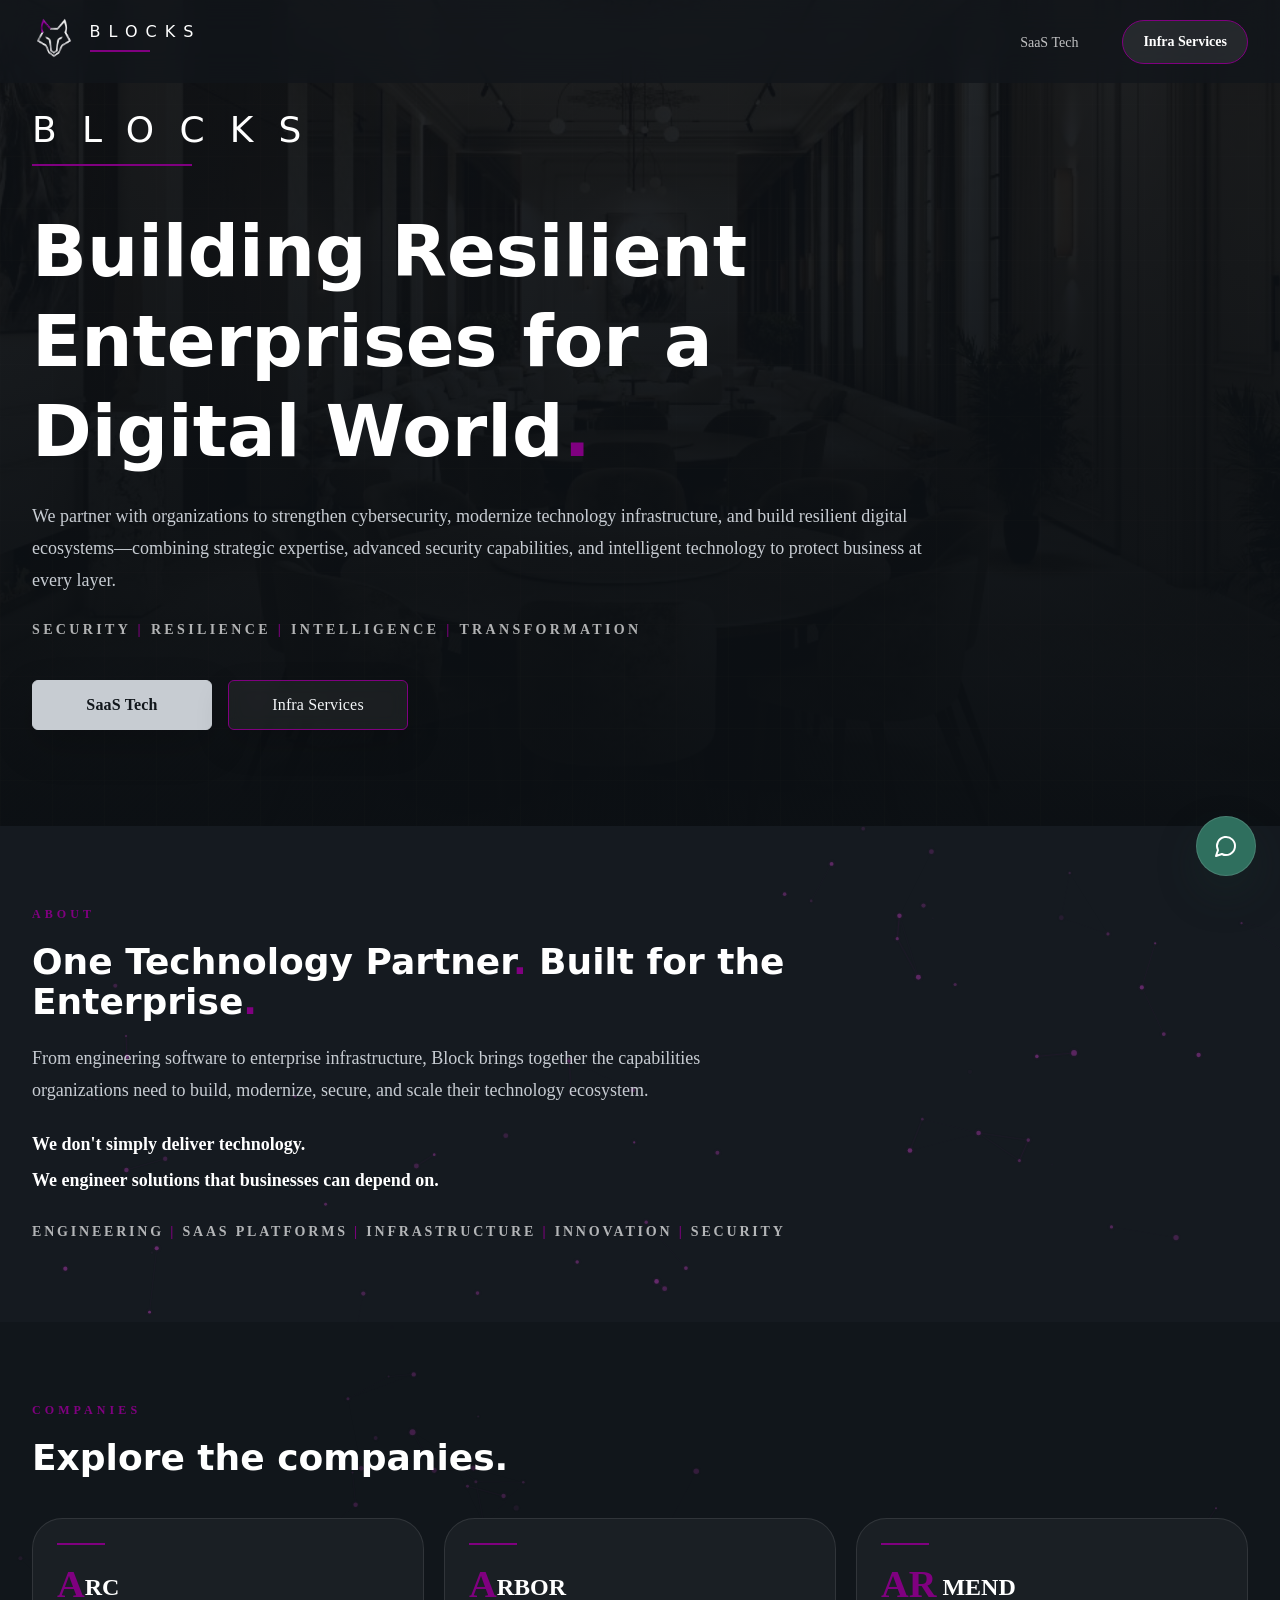
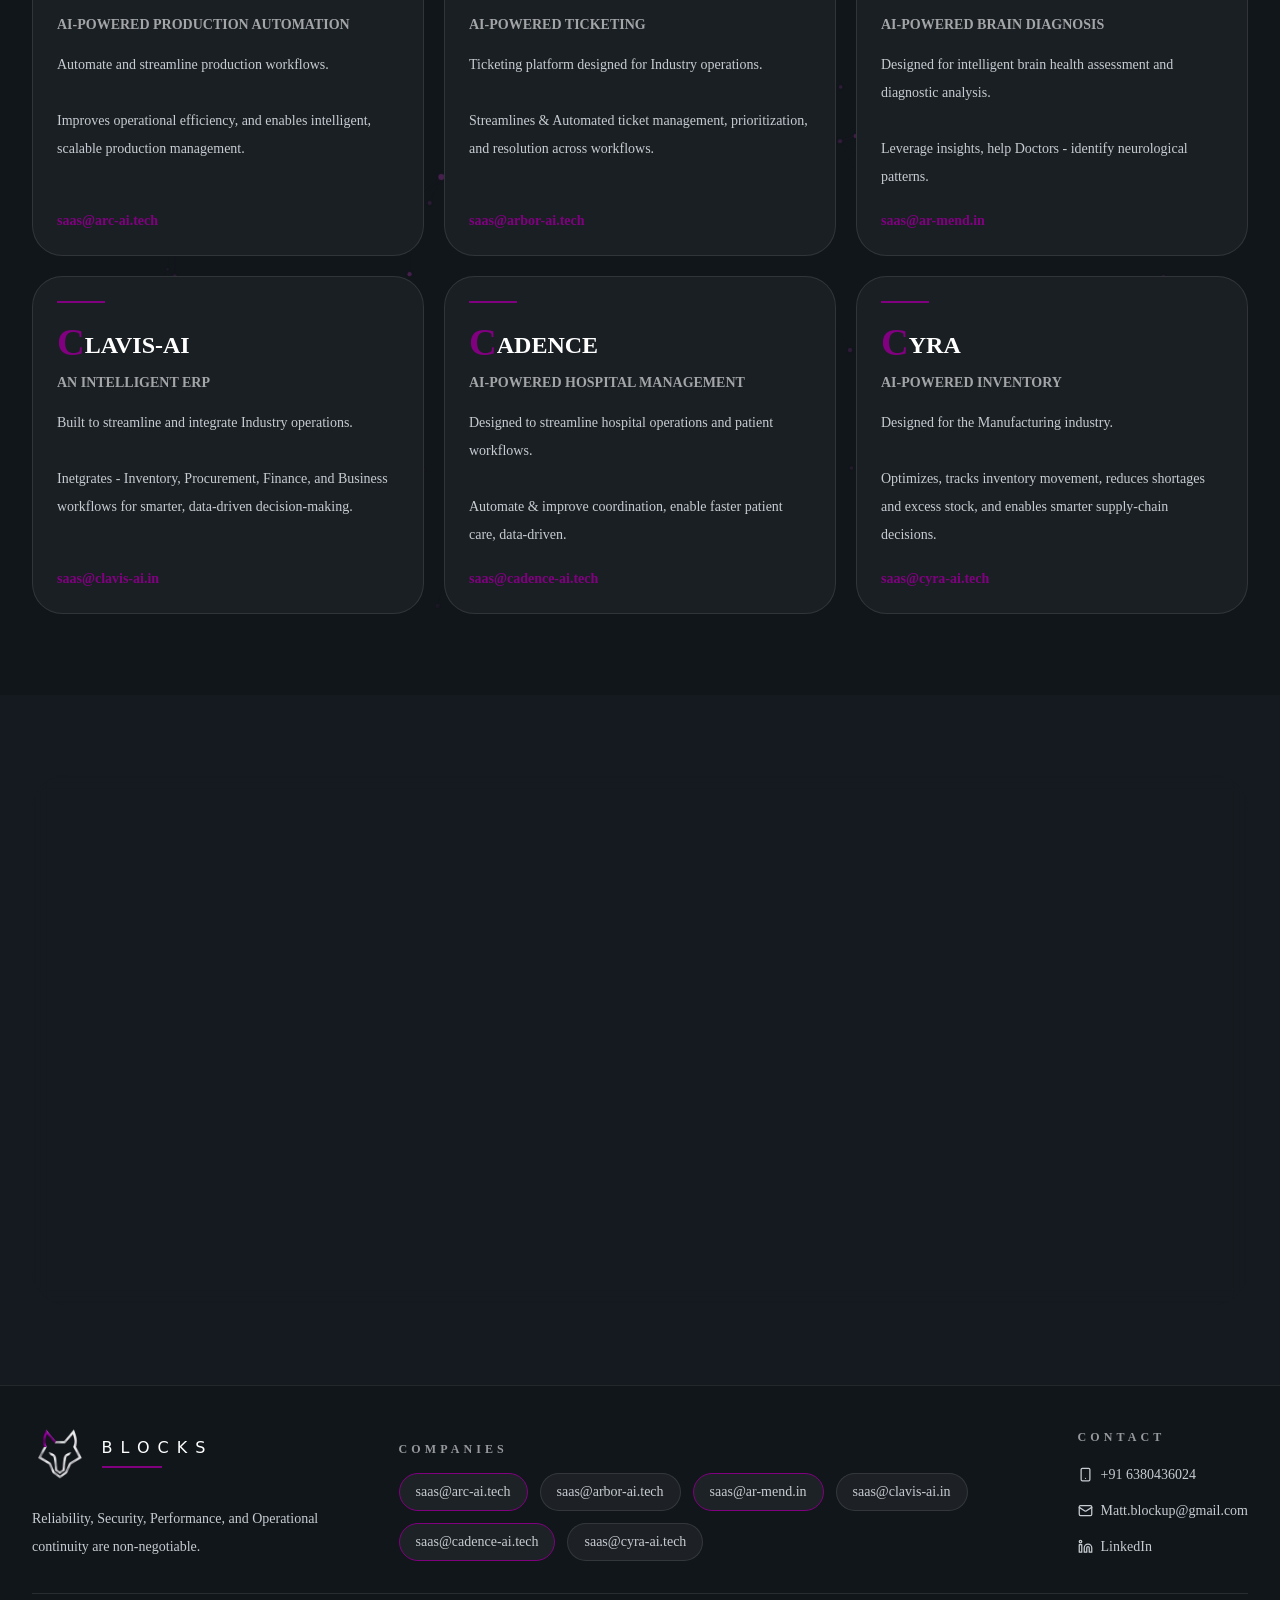
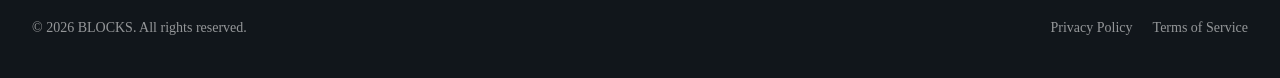
<file: index.html>
<!DOCTYPE html>
<html lang="en" class="__variable_8b3a0b">
    <head>
        <meta charSet="utf-8"/>
        <meta name="viewport" content="width=device-width, initial-scale=1"/>
<link rel="icon" type="image/png" href="images/brand/favicon-transparent.png"/>
        <link rel ="stylesheet" href="style.css">
        <title>BLOCKS</title>
    </head>
    <body class="min-w-0">
        <div class="site-loader" role="status" aria-label="Loading BLOCKS">
            <div class="site-loader-mark">
                <span class="site-loader-ring" aria-hidden="true"></span>
                <img src="images/brand/blocks-wolf-logo.png" alt="" width="82" height="82" aria-hidden="true">
            </div>
            <span class="site-loader-name">BLOCKS</span>
            <span class="site-loader-line" aria-hidden="true"></span>
        </div>
        <!-- Site header and primary navigation -->
        <header class="site-header fixed inset-x-0 top-0 z-50 transition duration-300 bg-[#11161B]/82 backdrop-blur-lg">
            <nav class="mx-auto flex max-w-7xl items-center justify-between gap-6 px-4 py-4 sm:px-6 lg:px-8">
                <a href="/" class="shrink-0" aria-label="BLOCKS home">
                    <span class="brand-lockup">
                        <img src="images/brand/blocks-wolf-logo.png" alt="" width="48" height="48" class="brand-logo brand-logo-header" aria-hidden="true"/>
                        <span class="brand-name font-heading font-light uppercase leading-none text-sm sm:text-base tracking-[0.5em] text-white">BLOCKS</span>
                    </span>
                </a>
                <div class="hidden min-w-0 flex-1 items-center justify-end gap-8 xl:flex">
                    <ul class="flex items-center gap-2">
                        <li>
                            <a href="#companies" class="px-3 py-2 text-sm font-medium text-white/74 transition-colors hover:text-white">SaaS Tech</a>
                        </li>
                    </ul>
                    <a href="infra-services.html" class="infra-outline inline-flex min-h-11 items-center justify-center rounded-full border border-white/12 bg-white/8 px-5 py-2.5 text-sm font-semibold text-white transition hover:border-white/24 hover:bg-white/14">Infra Services</a>
                </div>
                <button id="mobile-menu-button" type="button" class="inline-flex items-center justify-center rounded-lg border border-white/10 bg-white/6 p-2 text-white transition hover:bg-white/12 xl:hidden" aria-expanded="false" aria-controls="mobile-menu" aria-label="Open menu">
                    <svg xmlns="http://www.w3.org/2000/svg" width="24" height="24" viewBox="0 0 24 24" fill="none" stroke="currentColor" stroke-width="2" stroke-linecap="round" stroke-linejoin="round" class="lucide lucide-menu h-6 w-6">
                        <line x1="4" x2="20" y1="12" y2="12"></line>
                        <line x1="4" x2="20" y1="6" y2="6"></line>
                        <line x1="4" x2="20" y1="18" y2="18"></line>
                    </svg>
                </button>
            </nav>
        </header>
        <!-- Mobile navigation backdrop -->
        <div id="mobile-menu-overlay" class="mobile-menu-overlay fixed inset-0 z-[55] bg-black/55 xl:hidden" aria-hidden="true"></div>

        <!-- Mobile navigation drawer -->
        <aside id="mobile-menu" class="mobile-menu-panel fixed right-0 top-0 z-[60] h-full w-full max-w-sm overflow-y-auto bg-[#11161B] px-6 pb-8 pt-6 text-white shadow-2xl xl:hidden" aria-hidden="true" aria-label="Mobile navigation">
            <div class="flex items-center justify-between border-b border-white/10 pb-5">
                <a href="/" class="brand-lockup" aria-label="BLOCKS home">
                    <img src="images/brand/blocks-wolf-logo.png" alt="" width="44" height="44" class="brand-logo brand-logo-drawer" aria-hidden="true"/>
                    <span class="brand-name font-heading text-sm font-semibold uppercase tracking-[0.34em] text-white">BLOCKS</span>
                </a>
                <button id="mobile-menu-close" type="button" class="inline-flex items-center justify-center rounded-lg border border-white/10 p-2 text-white transition hover:bg-white/10" aria-label="Close menu">
                    <svg xmlns="http://www.w3.org/2000/svg" width="24" height="24" viewBox="0 0 24 24" fill="none" stroke="currentColor" stroke-width="2" stroke-linecap="round" aria-hidden="true">
                        <path d="M18 6 6 18"></path>
                        <path d="m6 6 12 12"></path>
                    </svg>
                </button>
            </div>
            <div class="mt-8 rounded-2xl border border-white/10 bg-white/5 p-6">
                <p class="text-xs font-semibold uppercase tracking-[0.34em] text-white/60">Navigation</p>
                <nav class="mt-5 grid gap-3" aria-label="Mobile primary navigation">
                    <a href="/" class="rounded-2xl border border-white/10 px-5 py-4 text-base font-semibold text-white transition hover:border-white/18 hover:bg-white/10">Home</a>
                    <a href="#companies" class="rounded-2xl border border-white/10 px-5 py-4 text-base font-semibold text-white transition hover:border-white/18 hover:bg-white/10">SaaS Tech</a>
                    <a href="infra-services.html" class="infra-outline rounded-2xl border border-white/10 px-5 py-4 text-base font-semibold text-white transition hover:border-white/18 hover:bg-white/10">Infra Services</a>
                </nav>
            </div>
            <div class="mt-6 rounded-2xl border border-white/10 bg-white/5 p-6">
                <p class="text-xs font-semibold uppercase tracking-[0.34em] text-white/60">SaaS Companies</p>
                <div class="mt-5 grid gap-3">
                    <a href="#companies" class="rounded-2xl border border-white/10 px-5 py-4 font-semibold text-white transition hover:border-white/18 hover:bg-white/10">ARC</a>
                    <a href="#companies" class="rounded-2xl border border-white/10 px-5 py-4 font-semibold text-white transition hover:border-white/18 hover:bg-white/10">ARBOR</a>
                    <a href="#companies" class="rounded-2xl border border-white/10 px-5 py-4 font-semibold text-white transition hover:border-white/18 hover:bg-white/10">AR Mend</a>
                    <a href="#companies" class="rounded-2xl border border-white/10 px-5 py-4 font-semibold text-white transition hover:border-white/18 hover:bg-white/10">Clavis AI</a>
                    <a href="#companies" class="rounded-2xl border border-white/10 px-5 py-4 font-semibold text-white transition hover:border-white/18 hover:bg-white/10">Cadence</a>
                    <a href="#companies" class="rounded-2xl border border-white/10 px-5 py-4 font-semibold text-white transition hover:border-white/18 hover:bg-white/10">Cyra</a>
                </div>
            </div>
            <a href="infra-services.html" class="infra-outline mt-6 inline-flex min-h-12 w-full items-center justify-center rounded-full border border-white/12 bg-white/8 px-5 py-3 text-base font-semibold text-white transition hover:border-white/24 hover:bg-white/14">Infra Services</a>
        </aside>

        <!-- Main page content -->
        <main class="min-h-screen">
            <!-- Hero section -->
            <section class="site-hero relative overflow-hidden bg-[#11161B] pb-20 pt-24 sm:pb-24">
                <img alt="Premium architectural interior representing BLOCKS" fetchPriority="high" decoding="async" data-nimg="fill" class="hero-background object-cover opacity-28" style="position:absolute;height:100%;width:100%;left:0;top:0;right:0;bottom:0;color:transparent" src="/images/hero/hero-01.jpg"/>
                <div class="absolute inset-0 bg-[linear-gradient(180deg,rgba(11,15,19,0.62),rgba(11,15,19,0.84)_55%,rgba(11,15,19,0.98))]"></div>
                <div class="absolute inset-0 opacity-[0.08]" style="background-image:linear-gradient(rgba(255,255,255,0.1) 1px, transparent 1px), linear-gradient(90deg, rgba(255,255,255,0.1) 1px, transparent 1px);background-size:52px 52px" aria-hidden="true"></div>
                <div class="mx-auto max-w-7xl px-4 sm:px-6 lg:px-8 relative z-10">
                    <div class="max-w-5xl">
                        <div class="flex flex-col gap-5">
                            <div>
                                <div class="font-heading font-light uppercase leading-none text-3xl sm:text-4xl lg:text-5xl tracking-[0.7em] text-white">BLOCKS</div>
                                <div class="hero-brand-line accent-purple-bg mt-4 h-0.5" aria-hidden="true"></div>
                            </div>
                        </div>
                        <h1 class="font-heading mt-10 max-w-4xl text-4xl font-semibold leading-tight text-white sm:text-5xl lg:text-7xl">Building Resilient Enterprises for a Digital World<span class="accent-purple">.</span></h1>
                        <p class="mt-6 max-w-4xl text-base leading-8 text-[#E8E6E1] sm:text-lg">We partner with organizations to strengthen cybersecurity, modernize technology infrastructure, and build resilient digital ecosystems—combining strategic expertise, advanced security capabilities, and intelligent technology to protect business at every layer.</p>
                        <p class="mt-6 text-xs font-semibold uppercase tracking-[0.24em] text-white/68 sm:text-sm">Security <span class="accent-purple" aria-hidden="true">|</span> Resilience <span class="accent-purple" aria-hidden="true">|</span> Intelligence <span class="accent-purple" aria-hidden="true">|</span> Transformation</p>
                        <div class="mt-10 flex flex-col gap-4 sm:flex-row">
                            <a class="inline-flex min-h-11 cursor-pointer items-center justify-center gap-2 whitespace-normal text-center tracking-[0.01em] transition-[background-color,border-color,color,box-shadow,transform] duration-200 focus-visible:outline-none focus-visible:ring-2 focus-visible:ring-gold focus-visible:ring-offset-2 focus-visible:ring-offset-warm-white border border-[#D1BE98] bg-[#D1BE98] text-[#11161B] font-semibold shadow-[0_16px_40px_rgba(0,0,0,0.18)] hover:border-[#C3AE84] hover:bg-[#C3AE84] active:border-[#B59F74] active:bg-[#B59F74] rounded-md px-8 py-3 text-base min-w-[180px]" href="/#companies">SaaS Tech</a>
                            <a class="infra-outline inline-flex min-h-11 cursor-pointer items-center justify-center gap-2 whitespace-normal text-center tracking-[0.01em] transition-[background-color,border-color,color,box-shadow,transform] duration-200 focus-visible:outline-none focus-visible:ring-2 focus-visible:ring-gold focus-visible:ring-offset-2 focus-visible:ring-offset-warm-white border border-white/18 bg-white/6 text-warm-white shadow-[0_14px_34px_rgba(0,0,0,0.16)] backdrop-blur-sm hover:border-white/36 hover:bg-white/12 active:bg-white/16 rounded-md px-8 py-3 text-base min-w-[180px]" href="infra-services.html">Infra Services</a>
                        </div>
                    </div>
                </div>
            </section>

            <!-- About section -->
            <section class="constellation-section bg-[#151A20] py-16 md:py-20">
                <div class="constellation-bg" aria-hidden="true">
                    <canvas class="constellation-canvas" data-constellation="about"></canvas>
                </div>
                <div class="relative z-10 mx-auto max-w-7xl px-4 sm:px-6 lg:px-8">
                    <div class="max-w-3xl">
                        <p class="accent-purple text-xs font-semibold uppercase tracking-[0.34em]">About</p>
                        <h2 class="font-heading mt-5 text-3xl font-semibold text-white sm:text-4xl">One Technology Partner<span class="accent-purple">.</span> Built for the Enterprise<span class="accent-purple">.</span></h2>
                        <p class="mt-5 text-base leading-8 text-[#E8E6E1] sm:text-lg">From engineering software to enterprise infrastructure, Block brings together the capabilities organizations need to build, modernize, secure, and scale their technology ecosystem.</p>
                        <p class="mt-6 text-lg font-semibold text-white sm:text-xl">We don't simply deliver technology.</p>
                        <p class="mt-2 text-lg font-semibold text-white sm:text-xl">We engineer solutions that businesses can depend on.</p>
                        <p class="mt-7 text-xs font-semibold uppercase tracking-[0.2em] text-white/68 sm:text-sm">Engineering <span class="accent-purple" aria-hidden="true">|</span> SaaS Platforms <span class="accent-purple" aria-hidden="true">|</span> Infrastructure <span class="accent-purple" aria-hidden="true">|</span> Innovation <span class="accent-purple" aria-hidden="true">|</span> Security</p>
                    </div>
                </div>
            </section>

            <!-- Companies section -->
            <section id="companies" class="constellation-section bg-[#11161B] py-16 md:py-20">
                <div class="constellation-bg" aria-hidden="true">
                    <canvas class="constellation-canvas" data-constellation="companies"></canvas>
                </div>
                <div class="relative z-10 mx-auto max-w-7xl px-4 sm:px-6 lg:px-8">
                    <div>
                        <p class="accent-purple text-xs font-semibold uppercase tracking-[0.34em]">Companies</p>
                        <h2 class="font-heading mt-5 text-3xl font-semibold text-white sm:text-4xl">Explore the companies.</h2>
                    </div>
                    <div class="mt-10 grid gap-5 md:grid-cols-2 lg:grid-cols-3">
                        <div class="company-card rounded-[1.9rem] border border-white/10 bg-white/[0.04] p-6 text-white">
                            <div class="accent-purple-bg h-0.5 w-12" aria-hidden="true"></div>
                            <h3 class="mt-6 text-2xl font-semibold text-white"><span class="accent-purple">A</span>RC</h3>
                            <p class="mt-3 text-sm font-semibold uppercase tracking-[0.16em] text-white/60">AI-Powered Production Automation</p>
                            <p class="mt-4 text-sm leading-7 text-[#E8E6E1]">Automate and streamline production workflows.<br><br>Improves operational efficiency, and enables intelligent, scalable production management.</p>
                            <a href="mailto:saas@arc-ai.tech" class="company-email mt-5 inline-block text-sm font-semibold transition">saas@arc-ai.tech</a>
                        </div>
                        <div class="company-card rounded-[1.9rem] border border-white/10 bg-white/[0.04] p-6 text-white">
                            <div class="accent-purple-bg h-0.5 w-12" aria-hidden="true"></div>
                            <h3 class="mt-6 text-2xl font-semibold text-white"><span class="accent-purple">A</span>RBOR</h3>
                            <p class="mt-3 text-sm font-semibold uppercase tracking-[0.16em] text-white/60">AI-Powered Ticketing</p>
                            <p class="mt-4 text-sm leading-7 text-[#E8E6E1]">Ticketing platform designed for Industry operations.<br><br>Streamlines &amp; Automated ticket management, prioritization, and resolution across workflows.</p>
                            <a href="mailto:saas@arbor-ai.tech" class="company-email mt-5 inline-block text-sm font-semibold transition">saas@arbor-ai.tech</a>
                        </div>
                        <div class="company-card rounded-[1.9rem] border border-white/10 bg-white/[0.04] p-6 text-white">
                            <div class="accent-purple-bg h-0.5 w-12" aria-hidden="true"></div>
                            <h3 class="mt-6 text-2xl font-semibold text-white"><span class="accent-purple">AR</span> MEND</h3>
                            <p class="mt-3 text-sm font-semibold uppercase tracking-[0.16em] text-white/60">AI-Powered Brain Diagnosis</p>
                            <p class="mt-4 text-sm leading-7 text-[#E8E6E1]">Designed for intelligent brain health assessment and diagnostic analysis.<br><br>Leverage insights, help Doctors - identify neurological patterns.</p>
                            <a href="mailto:saas@ar-mend.in" class="company-email mt-5 inline-block text-sm font-semibold transition">saas@ar-mend.in</a>
                        </div>
                        <div class="company-card rounded-[1.9rem] border border-white/10 bg-white/[0.04] p-6 text-white">
                            <div class="accent-purple-bg h-0.5 w-12" aria-hidden="true"></div>
                            <h3 class="mt-6 text-2xl font-semibold text-white"><span class="accent-purple">C</span>LAVIS-AI</h3>
                            <p class="mt-3 text-sm font-semibold uppercase tracking-[0.16em] text-white/60">An Intelligent ERP</p>
                            <p class="mt-4 text-sm leading-7 text-[#E8E6E1]">Built to streamline and integrate Industry operations.<br><br>Inetgrates - Inventory, Procurement, Finance, and Business workflows for smarter, data-driven decision-making.</p>
                            <a href="mailto:saas@clavis-ai.in" class="company-email mt-5 inline-block text-sm font-semibold transition">saas@clavis-ai.in</a>
                        </div>
                        <div class="company-card rounded-[1.9rem] border border-white/10 bg-white/[0.04] p-6 text-white">
                            <div class="accent-purple-bg h-0.5 w-12" aria-hidden="true"></div>
                            <h3 class="mt-6 text-2xl font-semibold text-white"><span class="accent-purple">C</span>ADENCE</h3>
                            <p class="mt-3 text-sm font-semibold uppercase tracking-[0.16em] text-white/60">AI-Powered Hospital Management</p>
                            <p class="mt-4 text-sm leading-7 text-[#E8E6E1]">Designed to streamline hospital operations and patient workflows.<br><br>Automate &amp; improve coordination, enable faster patient care, data-driven.</p>
                            <a href="mailto:saas@cadence-ai.tech" class="company-email mt-5 inline-block text-sm font-semibold transition">saas@cadence-ai.tech</a>
                        </div>
                        <div class="company-card rounded-[1.9rem] border border-white/10 bg-white/[0.04] p-6 text-white">
                            <div class="accent-purple-bg h-0.5 w-12" aria-hidden="true"></div>
                            <h3 class="mt-6 text-2xl font-semibold text-white"><span class="accent-purple">C</span>YRA</h3>
                            <p class="mt-3 text-sm font-semibold uppercase tracking-[0.16em] text-white/60">AI-Powered Inventory</p>
                            <p class="mt-4 text-sm leading-7 text-[#E8E6E1]">Designed for the Manufacturing industry.<br><br>Optimizes, tracks inventory movement, reduces shortages and excess stock, and enables smarter supply-chain decisions.</p>
                            <a href="mailto:saas@cyra-ai.tech" class="company-email mt-5 inline-block text-sm font-semibold transition">saas@cyra-ai.tech</a>
                        </div>
                    </div>
                </div>
            </section>

            <!-- Infra Services preview -->
            <section id="infra-services" class="bg-[#151A20] py-16 md:py-20">
                <a href="infra-services.html" class="infra-section-link block" aria-label="Open the Infra Services page">
                    <div class="mx-auto max-w-7xl px-4 sm:px-6 lg:px-8">
                    <div class="overflow-hidden rounded-[2.2rem] border border-white/10 bg-[linear-gradient(135deg,rgba(255,255,255,0.07),rgba(255,255,255,0.03))] p-8 text-white shadow-[0_28px_90px_rgba(0,0,0,0.18)] backdrop-blur-sm sm:p-10 lg:p-12">
                        <h2 class="font-heading text-3xl font-semibold text-white sm:text-4xl">Infra Services</h2>
                        <div class="mt-8 grid gap-4 sm:grid-cols-2">
                            <article class="contact-service-card rounded-[1.6rem] border border-white/10 bg-black/18 p-6">
                                <div class="accent-purple-bg h-0.5 w-10" aria-hidden="true"></div>
                                <h3 class="mt-5 text-xl font-semibold text-white">IT Consulting</h3>
                                <p class="mt-4 text-sm leading-7 text-[#E8E6E1]">Technology planning, architecture review, vendor guidance, and design support for growing organization.</p>
                            </article>
                            <article class="contact-service-card rounded-[1.6rem] border border-white/10 bg-black/18 p-6">
                                <div class="accent-purple-bg h-0.5 w-10" aria-hidden="true"></div>
                                <h3 class="mt-5 text-xl font-semibold text-white">Cyber Security</h3>
                                <p class="mt-4 text-sm leading-7 text-[#E8E6E1]">Security posture review, governance thinking, risk reduction support, and practical training enquiries with commercial clarity.</p>
                            </article>
                            <article class="contact-service-card rounded-[1.6rem] border border-white/10 bg-black/18 p-6">
                                <div class="accent-purple-bg h-0.5 w-10" aria-hidden="true"></div>
                                <h3 class="mt-5 text-xl font-semibold text-white">AI - Automation</h3>
                                <p class="mt-4 text-sm leading-7 text-[#E8E6E1]">AI strategy and workflow automation built around real business use cases and practical governance.</p>
                            </article>
                            <article class="contact-service-card rounded-[1.6rem] border border-white/10 bg-black/18 p-6">
                                <div class="accent-purple-bg h-0.5 w-10" aria-hidden="true"></div>
                                <h3 class="mt-5 text-xl font-semibold text-white">Advisory</h3>
                                <p class="mt-4 text-sm leading-7 text-[#E8E6E1]">Software, cloud, infrastructure, and digital transformation work that links strategy to execution.</p>
                            </article>
                        </div>
                    </div>
                    </div>
                </a>
            </section>
        </main>

        <!-- Site footer -->
        <footer class="border-t border-white/8 bg-[#11161B] text-white">
            <div class="mx-auto max-w-7xl px-4 py-10 sm:px-6 lg:px-8">
                <div class="flex flex-col gap-8 lg:flex-row lg:items-end lg:justify-between">
                    <div class="max-w-sm">
                        <a href="/" class="brand-lockup" aria-label="BLOCKS home">
                            <img src="images/brand/blocks-wolf-logo.png" alt="" width="56" height="56" class="brand-logo brand-logo-footer" aria-hidden="true"/>
                            <span class="brand-name font-heading font-light uppercase leading-none text-sm sm:text-base tracking-[0.5em] text-white">BLOCKS</span>
                        </a>
                        <p class="mt-4 text-sm leading-7 text-[#E8E6E1]">Reliability, Security, Performance, and Operational continuity are non-negotiable.</p>
                    </div>
                    <div>
                        <p class="text-xs font-semibold uppercase tracking-[0.34em] text-white/56">Companies</p>
                        <div class="mt-4 flex flex-wrap gap-3">
                            <a href="mailto:saas@arc-ai.tech" class="footer-email-purple rounded-full border border-white/10 bg-white/5 px-4 py-2 text-sm text-[#E8E6E1] transition hover:border-white/18 hover:bg-white/10 hover:text-white">saas@arc-ai.tech</a>
                            <a href="mailto:saas@arbor-ai.tech" class="rounded-full border border-white/10 bg-white/5 px-4 py-2 text-sm text-[#E8E6E1] transition hover:border-white/18 hover:bg-white/10 hover:text-white">saas@arbor-ai.tech</a>
                            <a href="mailto:saas@ar-mend.in" class="footer-email-purple rounded-full border border-white/10 bg-white/5 px-4 py-2 text-sm text-[#E8E6E1] transition hover:border-white/18 hover:bg-white/10 hover:text-white">saas@ar-mend.in</a>
                            <a href="mailto:saas@clavis-ai.in" class="rounded-full border border-white/10 bg-white/5 px-4 py-2 text-sm text-[#E8E6E1] transition hover:border-white/18 hover:bg-white/10 hover:text-white">saas@clavis-ai.in</a>
                            <a href="mailto:saas@cadence-ai.tech" class="footer-email-purple rounded-full border border-white/10 bg-white/5 px-4 py-2 text-sm text-[#E8E6E1] transition hover:border-white/18 hover:bg-white/10 hover:text-white">saas@cadence-ai.tech</a>
                            <a href="mailto:saas@cyra-ai.tech" class="rounded-full border border-white/10 bg-white/5 px-4 py-2 text-sm text-[#E8E6E1] transition hover:border-white/18 hover:bg-white/10 hover:text-white">saas@cyra-ai.tech</a>
                        </div>
                    </div>
                    <div>
                        <p class="text-xs font-semibold uppercase tracking-[0.34em] text-white/56">Contact</p>
                        <div class="mt-4 space-y-2 text-sm leading-7 text-[#E8E6E1]">
                            <p class="flex items-center gap-2">
                                <svg xmlns="http://www.w3.org/2000/svg" width="15" height="15" viewBox="0 0 24 24" fill="none" stroke="currentColor" stroke-width="2" stroke-linecap="round" stroke-linejoin="round" aria-hidden="true"><rect width="14" height="20" x="5" y="2" rx="2" ry="2"></rect><path d="M12 18h.01"></path></svg>
                                <a href="tel:+916380436024" class="transition hover:text-white">+91 6380436024</a>
                            </p>
                            <p class="flex items-center gap-2">
                                <svg xmlns="http://www.w3.org/2000/svg" width="15" height="15" viewBox="0 0 24 24" fill="none" stroke="currentColor" stroke-width="2" stroke-linecap="round" stroke-linejoin="round" aria-hidden="true"><rect width="20" height="16" x="2" y="4" rx="2"></rect><path d="m22 7-8.97 5.7a1.94 1.94 0 0 1-2.06 0L2 7"></path></svg>
                                <a href="mailto:Matt.blockup@gmail.com" class="transition hover:text-white">
                                    Matt.blockup@gmail.com
                                </a>
                            </p>
                            <p class="flex items-center gap-2">
                                <svg xmlns="http://www.w3.org/2000/svg" width="15" height="15" viewBox="0 0 24 24" fill="none" stroke="currentColor" stroke-width="2" stroke-linecap="round" stroke-linejoin="round" aria-hidden="true"><path d="M16 8a6 6 0 0 1 6 6v7h-4v-7a2 2 0 0 0-4 0v7h-4v-7a6 6 0 0 1 6-6z"></path><rect width="4" height="12" x="2" y="9"></rect><circle cx="4" cy="4" r="2"></circle></svg>
                                <a href="https://www.linkedin.com/company/96339757/" target="_blank" rel="noopener noreferrer" class="transition hover:text-white">LinkedIn</a>
                            </p>
                        </div>
                    </div>
                </div>
                <div class="mt-8 flex flex-col gap-3 border-t border-white/10 pt-6 text-sm text-white/55 sm:flex-row sm:items-center sm:justify-between">
                    <p>© 
                    <!-- -->
                    2026
                    <!-- -->
                    BLOCKS. All rights reserved.</p>
                    <div class="flex gap-5">
                        <a href="privacy-policy.html" class="transition hover:text-white">Privacy Policy</a>
                        <a href="terms-of-service.html" class="transition hover:text-white">Terms of Service</a>
                    </div>
                </div>
            </div>
        </footer>

        <!-- Floating WhatsApp action -->
        <a href="https://wa.me/916380436024" class="floating-whatsapp animate-whatsapp-pulse" target="_blank" rel="noopener noreferrer" aria-label="Contact us on WhatsApp">
            <svg xmlns="http://www.w3.org/2000/svg" width="24" height="24" viewBox="0 0 24 24" fill="none" stroke="currentColor" stroke-width="2" stroke-linecap="round" stroke-linejoin="round" aria-hidden="true">
                <path d="M7.9 20A9 9 0 1 0 4 16.1L2 22Z"></path>
            </svg>
        </a>

        <!-- Mobile menu interaction -->
        <script>
            const mobileMenuButton = document.getElementById("mobile-menu-button");
            const mobileMenuClose = document.getElementById("mobile-menu-close");
            const mobileMenu = document.getElementById("mobile-menu");
            const mobileMenuOverlay = document.getElementById("mobile-menu-overlay");

            function setMobileMenu(open) {
                mobileMenu.classList.toggle("is-open", open);
                mobileMenuOverlay.classList.toggle("is-open", open);
                document.body.classList.toggle("menu-open", open);
                mobileMenuButton.setAttribute("aria-expanded", String(open));
                mobileMenuButton.setAttribute("aria-label", open ? "Close menu" : "Open menu");
                mobileMenu.setAttribute("aria-hidden", String(!open));

                if (open) {
                    mobileMenuClose.focus();
                } else if (document.activeElement === mobileMenuClose) {
                    mobileMenuButton.focus();
                }
            }

            mobileMenuButton.addEventListener("click", () => {
                setMobileMenu(mobileMenuButton.getAttribute("aria-expanded") !== "true");
            });
            mobileMenuClose.addEventListener("click", () => setMobileMenu(false));
            mobileMenuOverlay.addEventListener("click", () => setMobileMenu(false));
            mobileMenu.querySelectorAll("a").forEach((link) => {
                link.addEventListener("click", () => setMobileMenu(false));
            });
            document.addEventListener("keydown", (event) => {
                if (event.key === "Escape" && mobileMenuButton.getAttribute("aria-expanded") === "true") {
                    setMobileMenu(false);
                }
            });
            window.addEventListener("resize", () => {
                if (window.innerWidth >= 1280) setMobileMenu(false);
            });
        </script>
        <script>
            class ConstellationNetwork {
                constructor(canvas) {
                    this.canvas = canvas;
                    this.section = canvas.closest(".constellation-section");
                    this.context = canvas.getContext("2d", { alpha: true });
                    this.variant = canvas.dataset.constellation;
                    this.clusters = [];
                    this.pointer = { x: 0, y: 0, active: false };
                    this.visible = true;
                    this.frame = 0;
                    this.finePointer = matchMedia("(pointer:fine)").matches;
                    this.reducedMotion = matchMedia("(prefers-reduced-motion:reduce)").matches;

                    this.resizeObserver = new ResizeObserver(() => this.resize());
                    this.resizeObserver.observe(this.section);

                    this.intersectionObserver = new IntersectionObserver(([entry]) => {
                        this.visible = entry.isIntersecting;
                        if (this.visible && !this.frame) this.animate(performance.now());
                    }, { rootMargin: "100px" });
                    this.intersectionObserver.observe(this.section);

                    if (this.finePointer && !this.reducedMotion) {
                        this.section.addEventListener("pointermove", (event) => this.updatePointer(event), { passive: true });
                        this.section.addEventListener("pointerleave", () => { this.pointer.active = false; }, { passive: true });
                    }

                    this.resize();
                }

                resize() {
                    const bounds = this.section.getBoundingClientRect();
                    this.width = Math.max(1, bounds.width);
                    this.height = Math.max(1, bounds.height);
                    this.dpr = Math.min(window.devicePixelRatio || 1, 2);
                    this.canvas.width = Math.round(this.width * this.dpr);
                    this.canvas.height = Math.round(this.height * this.dpr);
                    this.canvas.style.width = `${this.width}px`;
                    this.canvas.style.height = `${this.height}px`;
                    this.context.setTransform(this.dpr, 0, 0, this.dpr, 0, 0);
                    this.buildClusters();
                    this.draw(performance.now());
                }

                buildClusters() {
                    const mobile = this.width < 640;
                    const clusterCount = this.variant === "companies" ? (mobile ? 12 : 28) : (mobile ? 7 : 16);
                    const now = performance.now();
                    this.clusters = Array.from({ length: clusterCount }, (_, clusterIndex) => {
                        const centerX = (.03 + Math.random() * .94) * this.width;
                        const centerY = (.08 + Math.random() * .84) * this.height;
                        const radius = mobile ? 22 + Math.random() * 28 : 28 + Math.random() * 42;
                        const particleCount = 3 + Math.floor(Math.random() * 5);
                        const cluster = Array.from({ length: particleCount }, (_, index) => {
                            const angle = (index / particleCount) * Math.PI * 2 + Math.random() * .7;
                            const distance = radius * (.28 + Math.random() * .72);
                            const particle = {
                                centerX,
                                centerY,
                                radius,
                                baseX: centerX + Math.cos(angle) * distance,
                                baseY: centerY + Math.sin(angle) * distance,
                                x: centerX + Math.cos(angle) * distance,
                                y: centerY + Math.sin(angle) * distance,
                                offsetX: 0,
                                offsetY: 0,
                                opacity: 0,
                                clusterIndex
                            };
                            this.resetParticle(particle, now, true);
                            return particle;
                        });
                        return cluster;
                    });
                }

                resetParticle(particle, time, initial = false) {
                    const angle = Math.random() * Math.PI * 2;
                    const distance = particle.radius * (.22 + Math.random() * .82);
                    particle.baseX = particle.centerX + Math.cos(angle) * distance;
                    particle.baseY = particle.centerY + Math.sin(angle) * distance;
                    particle.x = particle.baseX;
                    particle.y = particle.baseY;
                    particle.offsetX = 0;
                    particle.offsetY = 0;
                    particle.opacity = 0;
                    const opacityScale = this.variant === "companies" ? .62 : 1;
                    particle.maxOpacity = (.18 + Math.random() * .24) * opacityScale;
                    particle.size = Math.random() < .08 ? 2.5 + Math.random() * .5 : 1 + Math.random() * 1.5;
                    particle.fadeInDuration = 1000 + Math.random() * 2000;
                    particle.visibleDuration = 3000 + Math.random() * 5000;
                    particle.fadeOutDuration = 1000 + Math.random() * 2000;
                    particle.respawnDelay = 500 + Math.random() * 2500;
                    particle.lifeDuration = particle.fadeInDuration + particle.visibleDuration + particle.fadeOutDuration;
                    const travelAngle = Math.random() * Math.PI * 2;
                    const travelDistance = 100 + Math.random() * 30;
                    particle.vx = Math.cos(travelAngle) * travelDistance / particle.lifeDuration;
                    particle.vy = Math.sin(travelAngle) * travelDistance / particle.lifeDuration;
                    particle.phase = Math.random() * Math.PI * 2;
                    particle.drift = 1.5 + Math.random() * 3.5;
                    particle.birthTime = initial
                        ? time - Math.random() * particle.lifeDuration
                        : time + particle.respawnDelay;
                }

                updatePointer(event) {
                    const bounds = this.section.getBoundingClientRect();
                    this.pointer.x = event.clientX - bounds.left;
                    this.pointer.y = event.clientY - bounds.top;
                    this.pointer.active = true;
                }

                draw(time) {
                    const context = this.context;
                    context.clearRect(0, 0, this.width, this.height);

                    for (const cluster of this.clusters) {
                        for (const particle of cluster) {
                            let age = time - particle.birthTime;
                            if (age >= particle.lifeDuration) {
                                this.resetParticle(particle, time);
                                age = -particle.respawnDelay;
                            }

                            if (age < 0) {
                                particle.opacity = 0;
                            } else if (age < particle.fadeInDuration) {
                                particle.opacity = particle.maxOpacity * (age / particle.fadeInDuration);
                            } else if (age < particle.fadeInDuration + particle.visibleDuration) {
                                particle.opacity = particle.maxOpacity;
                            } else {
                                const fadeAge = age - particle.fadeInDuration - particle.visibleDuration;
                                particle.opacity = particle.maxOpacity * Math.max(0, 1 - fadeAge / particle.fadeOutDuration);
                            }

                            const activeAge = Math.max(0, age);
                            let ambientX = this.reducedMotion ? 0 : particle.vx * activeAge + Math.sin(time * .00018 + particle.phase) * particle.drift;
                            let ambientY = this.reducedMotion ? 0 : particle.vy * activeAge + Math.cos(time * .00015 + particle.phase) * particle.drift;
                            const ambientDistance = Math.hypot(ambientX, ambientY);
                            const maxTravel = 130;
                            if (ambientDistance > maxTravel) {
                                ambientX = ambientX / ambientDistance * maxTravel;
                                ambientY = ambientY / ambientDistance * maxTravel;
                            }
                            let targetX = 0;
                            let targetY = 0;
                            let proximity = 0;

                            if (this.pointer.active && particle.opacity > 0) {
                                const naturalX = particle.baseX + ambientX;
                                const naturalY = particle.baseY + ambientY;
                                const dx = this.pointer.x - naturalX;
                                const dy = this.pointer.y - naturalY;
                                const distance = Math.hypot(dx, dy);
                                const radius = 125;
                                if (distance < radius && distance > 0) {
                                    proximity = 1 - distance / radius;
                                    const magneticPull = 9 * proximity * proximity;
                                    targetX = dx / distance * magneticPull;
                                    targetY = dy / distance * magneticPull;
                                }
                            }

                            particle.offsetX += (targetX - particle.offsetX) * .055;
                            particle.offsetY += (targetY - particle.offsetY) * .055;
                            particle.x = particle.baseX + ambientX + particle.offsetX;
                            particle.y = particle.baseY + ambientY + particle.offsetY;
                            particle.proximity = proximity;
                        }

                        for (let i = 0; i < cluster.length; i++) {
                            for (let j = i + 1; j < cluster.length; j++) {
                                const first = cluster[i];
                                const second = cluster[j];
                                const distance = Math.hypot(first.x - second.x, first.y - second.y);
                                const maxDistance = 82;
                                const sharedOpacity = Math.min(first.opacity, second.opacity);
                                if (distance < maxDistance && sharedOpacity > .005) {
                                    context.beginPath();
                                    context.moveTo(first.x, first.y);
                                    context.lineTo(second.x, second.y);
                                    context.lineWidth = .5;
                                    context.strokeStyle = `rgba(128,0,128,${(1 - distance / maxDistance) * sharedOpacity * .82})`;
                                    context.stroke();
                                }
                            }
                        }

                        for (const particle of cluster) {
                            if (particle.opacity <= .002) continue;
                            const alpha = Math.min(.62, particle.opacity * (1 + particle.proximity * .55));
                            context.beginPath();
                            context.arc(particle.x, particle.y, particle.size, 0, Math.PI * 2);
                            context.fillStyle = `rgba(191,72,191,${alpha})`;
                            context.shadowColor = "rgba(128,0,128,.7)";
                            context.shadowBlur = particle.proximity > 0 ? 7 : 3;
                            context.fill();
                        }
                    }
                    context.shadowBlur = 0;
                }

                animate(time) {
                    if (!this.visible) {
                        this.frame = 0;
                        return;
                    }
                    this.draw(time);
                    if (!this.reducedMotion) {
                        this.frame = requestAnimationFrame((nextTime) => this.animate(nextTime));
                    } else {
                        this.frame = 0;
                    }
                }
            }

            document.querySelectorAll(".constellation-canvas").forEach((canvas) => new ConstellationNetwork(canvas));
        </script>
        <script src="site-loader.js"></script>
    </body>
</html>
</file>
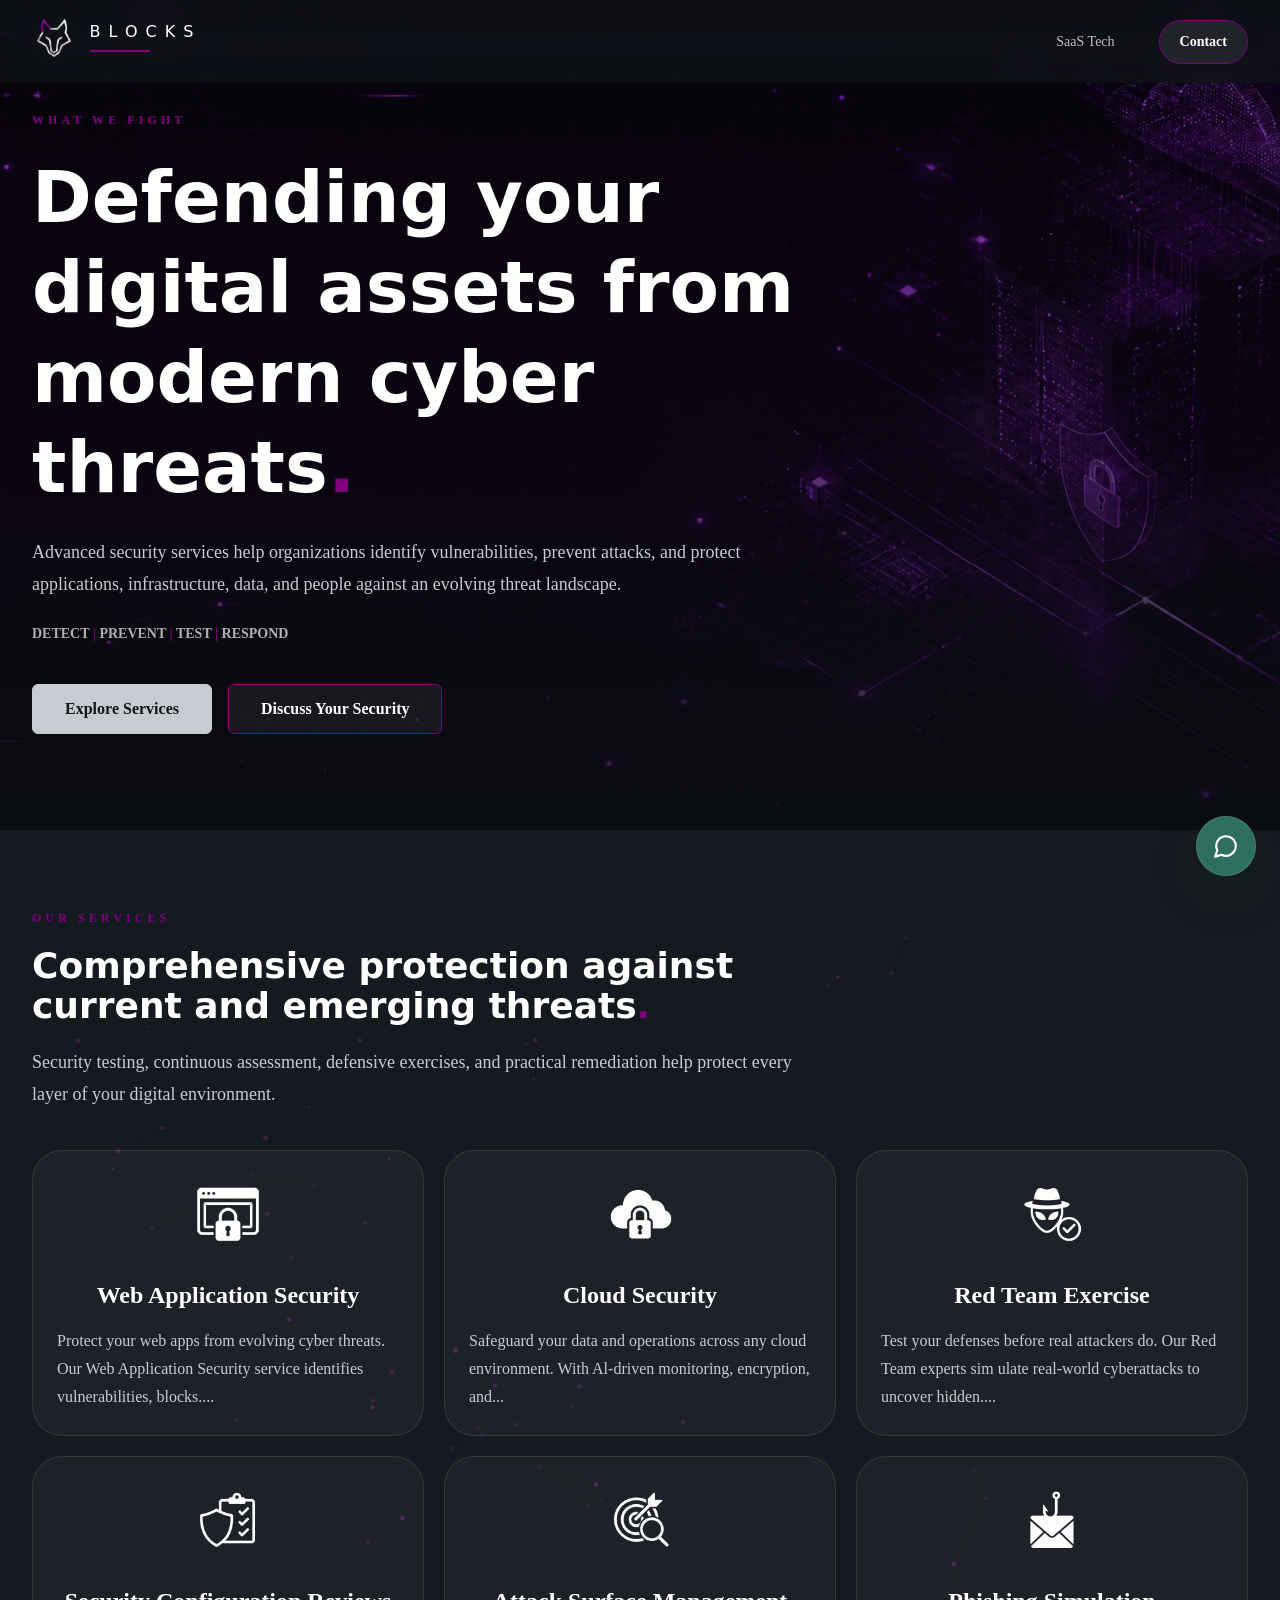
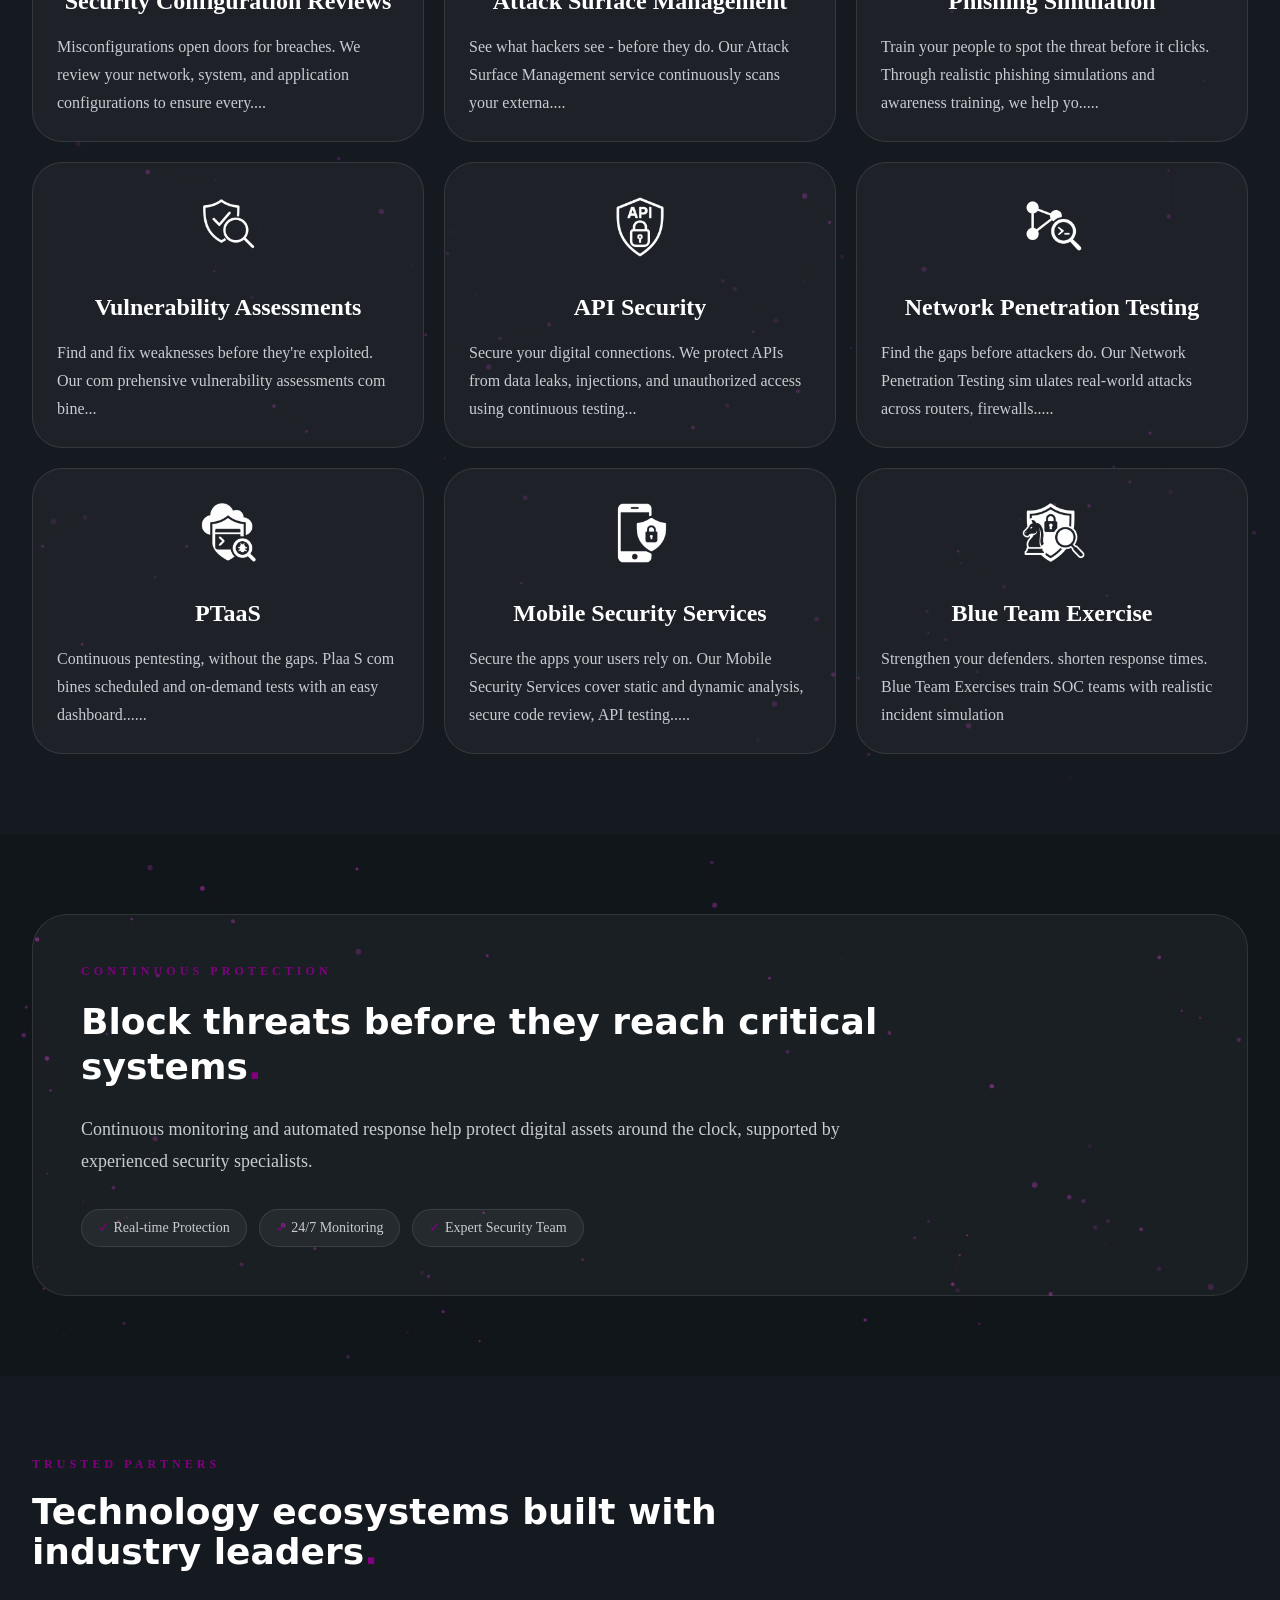
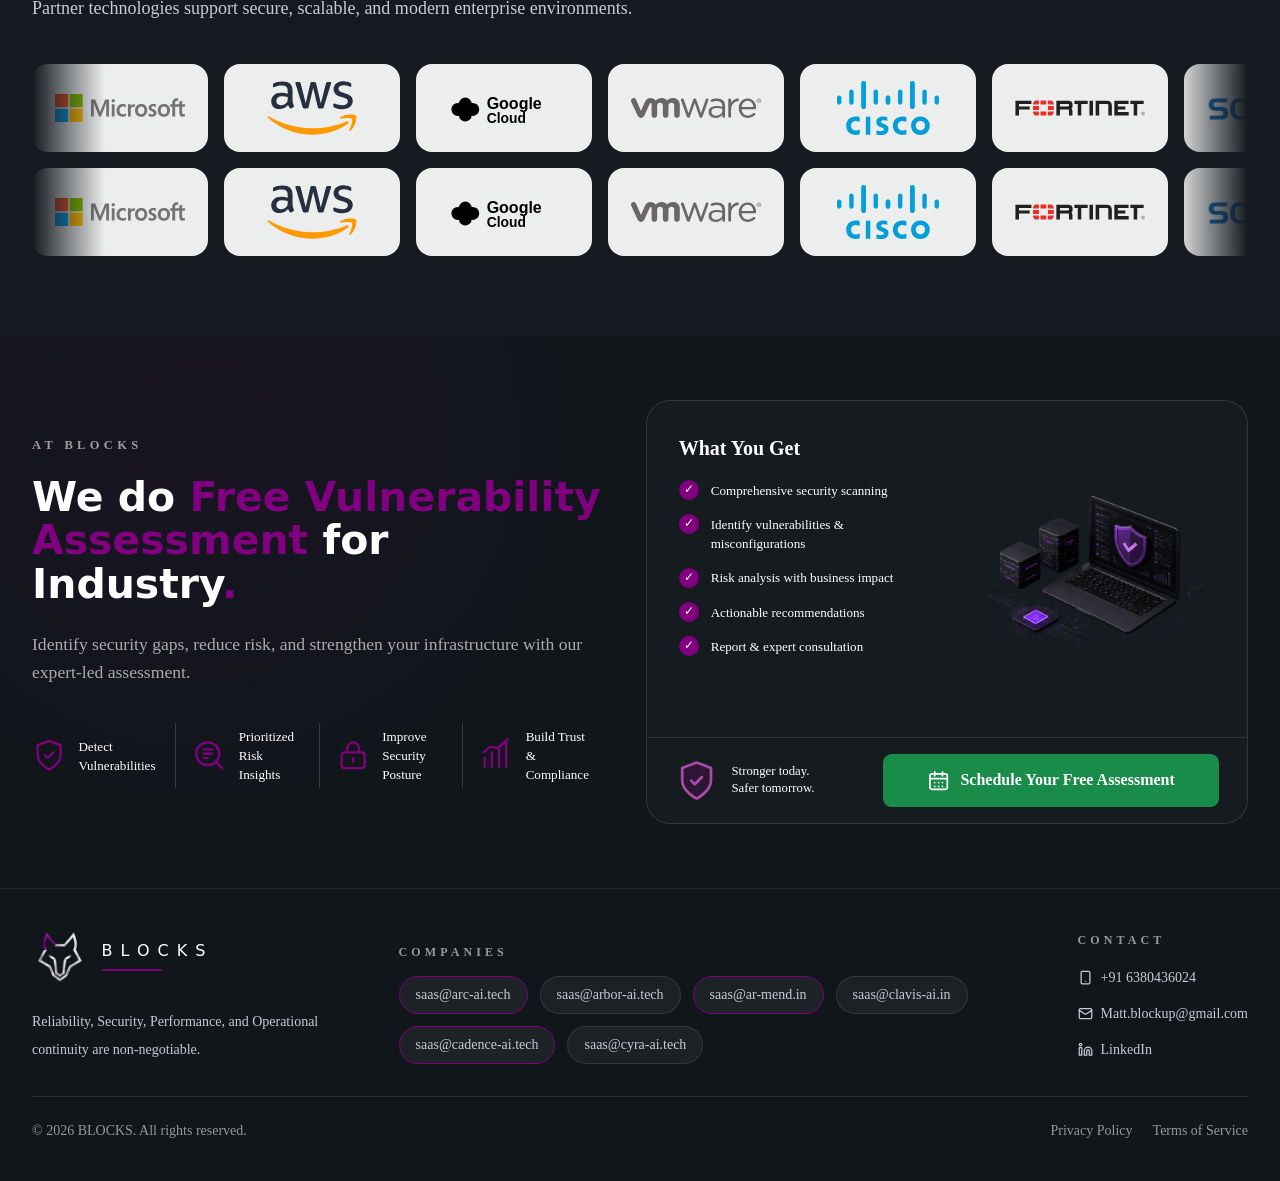
<file: infra-services.html>
<!DOCTYPE html>
<html lang="en" class="__variable_8b3a0b">
    <head>
        <meta charset="utf-8"/>
        <meta name="viewport" content="width=device-width, initial-scale=1"/>
        <meta name="description" content="Enterprise infrastructure services from BLOCKS: secure, resilient, and managed technology operations."/>
        <link rel="icon" type="image/png" href="images/brand/favicon-transparent.png"/>
        <link rel="stylesheet" href="style.css"/>
        <title>Infra Services | BLOCKS</title>
    </head>
    <body class="min-w-0">
        <div class="site-loader" role="status" aria-label="Loading BLOCKS">
            <div class="site-loader-mark">
                <span class="site-loader-ring" aria-hidden="true"></span>
                <img src="images/brand/blocks-wolf-logo.png" alt="" width="82" height="82" aria-hidden="true">
            </div>
            <span class="site-loader-name">BLOCKS</span>
            <span class="site-loader-line" aria-hidden="true"></span>
        </div>
        <!-- Site header -->
        <header class="site-header fixed inset-x-0 top-0 z-50 transition duration-300 bg-[#11161B]/82 backdrop-blur-lg">
            <nav class="mx-auto flex max-w-7xl items-center justify-between gap-6 px-4 py-4 sm:px-6 lg:px-8">
                <a href="index.html" class="shrink-0" aria-label="BLOCKS home">
                    <span class="brand-lockup">
                        <img src="images/brand/blocks-wolf-logo.png" alt="" width="48" height="48" class="brand-logo brand-logo-header" aria-hidden="true"/>
                        <span class="brand-name font-heading font-light uppercase leading-none text-sm tracking-[0.5em] text-white sm:text-base">BLOCKS</span>
                    </span>
                </a>
                <div class="hidden min-w-0 flex-1 items-center justify-end gap-8 xl:flex">
                    <a href="index.html#companies" class="px-3 py-2 text-sm font-medium text-white/74 transition hover:text-white">SaaS Tech</a>
                    <a href="#contact" class="infra-outline inline-flex min-h-11 items-center justify-center rounded-full border border-white/18 bg-white/8 px-5 py-2.5 text-sm font-semibold text-white transition hover:border-white/36 hover:bg-white/14">Contact</a>
                </div>
                <button id="mobile-menu-button" type="button" class="inline-flex items-center justify-center rounded-lg border border-white/10 bg-white/6 p-2 text-white transition hover:bg-white/12 xl:hidden" aria-expanded="false" aria-controls="mobile-menu" aria-label="Open menu">
                    <svg xmlns="http://www.w3.org/2000/svg" width="24" height="24" viewBox="0 0 24 24" fill="none" stroke="currentColor" stroke-width="2" stroke-linecap="round" stroke-linejoin="round" class="h-6 w-6" aria-hidden="true">
                        <line x1="4" x2="20" y1="12" y2="12"></line>
                        <line x1="4" x2="20" y1="6" y2="6"></line>
                        <line x1="4" x2="20" y1="18" y2="18"></line>
                    </svg>
                </button>
            </nav>
        </header>

        <!-- Mobile navigation inherited from the main page -->
        <div id="mobile-menu-overlay" class="mobile-menu-overlay fixed inset-0 z-[55] bg-black/55 xl:hidden" aria-hidden="true"></div>
        <aside id="mobile-menu" class="mobile-menu-panel fixed right-0 top-0 z-[60] h-full w-full max-w-sm overflow-y-auto bg-[#11161B] px-6 pb-8 pt-6 text-white shadow-2xl xl:hidden" aria-hidden="true" aria-label="Mobile navigation">
            <div class="flex items-center justify-between border-b border-white/10 pb-5">
                <a href="index.html" class="brand-lockup" aria-label="BLOCKS home">
                    <img src="images/brand/blocks-wolf-logo.png" alt="" width="44" height="44" class="brand-logo brand-logo-drawer" aria-hidden="true"/>
                    <span class="brand-name font-heading text-sm font-semibold uppercase tracking-[0.34em] text-white">BLOCKS</span>
                </a>
                <button id="mobile-menu-close" type="button" class="inline-flex items-center justify-center rounded-lg border border-white/10 p-2 text-white transition hover:bg-white/10" aria-label="Close menu">
                    <svg xmlns="http://www.w3.org/2000/svg" width="24" height="24" viewBox="0 0 24 24" fill="none" stroke="currentColor" stroke-width="2" stroke-linecap="round" aria-hidden="true">
                        <path d="M18 6 6 18"></path>
                        <path d="m6 6 12 12"></path>
                    </svg>
                </button>
            </div>
            <nav class="mt-8 grid gap-3 rounded-2xl border border-white/10 bg-white/5 p-6" aria-label="Mobile primary navigation">
                <a href="index.html" class="rounded-2xl border border-white/10 px-5 py-4 text-base font-semibold text-white transition hover:border-white/18 hover:bg-white/10">Home</a>
                <a href="index.html#companies" class="rounded-2xl border border-white/10 px-5 py-4 text-base font-semibold text-white transition hover:border-white/18 hover:bg-white/10">SaaS Tech</a>
                <a href="#services" class="infra-outline rounded-2xl border border-white/10 px-5 py-4 text-base font-semibold text-white transition hover:border-white/18 hover:bg-white/10">Infra Services</a>
                <a href="#contact" class="rounded-2xl border border-white/10 px-5 py-4 text-base font-semibold text-white transition hover:border-white/18 hover:bg-white/10">Contact</a>
            </nav>
        </aside>

        <main class="min-h-screen">
            <!-- Infrastructure hero -->
            <section class="site-hero relative overflow-hidden bg-[#11161B] pb-20 pt-24 sm:pb-24">
                <img alt="Secure cloud and data-center infrastructure network" fetchpriority="high" decoding="async" class="hero-background infra-services-hero-background object-cover" style="position:absolute;height:100%;width:100%;left:0;top:0;right:0;bottom:0;color:transparent" src="images/sections/infra-services-background.png"/>
                <div class="absolute inset-0 opacity-[0.08]" style="background-image:linear-gradient(rgba(255,255,255,0.1) 1px,transparent 1px),linear-gradient(90deg,rgba(255,255,255,0.1) 1px,transparent 1px);background-size:52px 52px" aria-hidden="true"></div>
                <div class="infra-services-hero-overlay absolute inset-0" aria-hidden="true"></div>
                <div class="relative z-10 mx-auto max-w-7xl px-4 sm:px-6 lg:px-8">
                    <div class="max-w-5xl">
                        <p class="accent-purple text-xs font-semibold uppercase tracking-[0.34em]">What We Fight</p>
                        <h1 class="font-heading mt-6 max-w-4xl text-4xl font-semibold leading-tight text-white sm:text-5xl lg:text-7xl">Defending your digital assets from modern cyber threats<span class="accent-purple">.</span></h1>
                        <p class="mt-6 max-w-3xl text-base leading-8 text-[#E8E6E1] sm:text-lg">Advanced security services help organizations identify vulnerabilities, prevent attacks, and protect applications, infrastructure, data, and people against an evolving threat landscape.</p>
                        <p class="mt-6 text-xs font-semibold uppercase tracking-[0.22em] text-white/68 sm:text-sm">Detect <span class="accent-purple" aria-hidden="true">|</span> Prevent <span class="accent-purple" aria-hidden="true">|</span> Test <span class="accent-purple" aria-hidden="true">|</span> Respond</p>
                        <div class="mt-10 flex flex-col gap-4 sm:flex-row">
                            <a href="#services" class="inline-flex min-h-11 min-w-[180px] items-center justify-center rounded-md border border-[#D1BE98] bg-[#D1BE98] px-8 py-3 text-base font-semibold text-[#11161B] transition hover:border-[#C3AE84] hover:bg-[#C3AE84]">Explore Services</a>
                            <a href="mailto:Matt.blockup@gmail.com" class="infra-outline inline-flex min-h-11 min-w-[180px] items-center justify-center rounded-md border border-white/18 bg-white/6 px-8 py-3 text-base font-semibold text-white transition hover:border-white/36 hover:bg-white/12">Discuss Your Security</a>
                        </div>
                    </div>
                </div>
            </section>

            <!-- Service capabilities -->
            <section id="services" class="constellation-section bg-[#151A20] py-16 md:py-20">
                <div class="constellation-bg" aria-hidden="true">
                    <canvas class="constellation-canvas" data-constellation="companies"></canvas>
                </div>
                <div class="relative z-10 mx-auto max-w-7xl px-4 sm:px-6 lg:px-8">
                    <div class="max-w-3xl">
                        <p class="accent-purple text-xs font-semibold uppercase tracking-[0.34em]">Our Services</p>
                        <h2 class="font-heading mt-5 text-3xl font-semibold text-white sm:text-4xl">Comprehensive protection against current and emerging threats<span class="accent-purple">.</span></h2>
                        <p class="mt-5 text-base leading-8 text-[#E8E6E1] sm:text-lg">Security testing, continuous assessment, defensive exercises, and practical remediation help protect every layer of your digital environment.</p>
                    </div>
                    <div class="mt-10 grid gap-5 md:grid-cols-2 lg:grid-cols-3">
                        <article class="company-card rounded-[1.9rem] border border-white/10 bg-white/[0.04] p-6 text-white"><div class="service-icon-frame"><img src="images/services/web-application-security.png" alt="" class="service-card-icon" loading="lazy"/></div><h3 class="mt-6 text-2xl font-semibold">Web Application Security</h3><p class="mt-4 text-sm leading-7 text-[#E8E6E1] sm:text-base">Protect your web apps from evolving cyber threats. Our Web Application Security service identifies vulnerabilities, blocks....</p></article>
                        <article class="company-card rounded-[1.9rem] border border-white/10 bg-white/[0.04] p-6 text-white"><div class="service-icon-frame"><img src="images/services/cloud-security.png" alt="" class="service-card-icon" loading="lazy"/></div><h3 class="mt-6 text-2xl font-semibold">Cloud Security</h3><p class="mt-4 text-sm leading-7 text-[#E8E6E1] sm:text-base">Safeguard your data and operations across any cloud environment. With Al-driven monitoring, encryption, and...</p></article>
                        <article class="company-card rounded-[1.9rem] border border-white/10 bg-white/[0.04] p-6 text-white"><div class="service-icon-frame"><img src="images/services/red-team-exercise.png" alt="" class="service-card-icon" loading="lazy"/></div><h3 class="mt-6 text-2xl font-semibold">Red Team Exercise</h3><p class="mt-4 text-sm leading-7 text-[#E8E6E1] sm:text-base">Test your defenses before real attackers do. Our Red Team experts sim ulate real-world cyberattacks to uncover hidden....</p></article>
                        <article class="company-card rounded-[1.9rem] border border-white/10 bg-white/[0.04] p-6 text-white"><div class="service-icon-frame"><img src="images/services/security-configuration-reviews.png" alt="" class="service-card-icon" loading="lazy"/></div><h3 class="mt-6 text-2xl font-semibold">Security Configuration Reviews</h3><p class="mt-4 text-sm leading-7 text-[#E8E6E1] sm:text-base">Misconfigurations open doors for breaches. We review your network, system, and application configurations to ensure every....</p></article>
                        <article class="company-card rounded-[1.9rem] border border-white/10 bg-white/[0.04] p-6 text-white"><div class="service-icon-frame"><img src="images/services/attack-surface-management.png" alt="" class="service-card-icon" loading="lazy"/></div><h3 class="mt-6 text-2xl font-semibold">Attack Surface Management</h3><p class="mt-4 text-sm leading-7 text-[#E8E6E1] sm:text-base">See what hackers see - before they do. Our Attack Surface Management service continuously scans your externa....</p></article>
                        <article class="company-card rounded-[1.9rem] border border-white/10 bg-white/[0.04] p-6 text-white"><div class="service-icon-frame"><img src="images/services/phishing-simulation.png" alt="" class="service-card-icon" loading="lazy"/></div><h3 class="mt-6 text-2xl font-semibold">Phishing Simulation</h3><p class="mt-4 text-sm leading-7 text-[#E8E6E1] sm:text-base">Train your people to spot the threat before it clicks. Through realistic phishing simulations and awareness training, we help yo.....</p></article>
                        <article class="company-card rounded-[1.9rem] border border-white/10 bg-white/[0.04] p-6 text-white"><div class="service-icon-frame"><img src="images/services/vulnerability-assessments.png" alt="" class="service-card-icon" loading="lazy"/></div><h3 class="mt-6 text-2xl font-semibold">Vulnerability Assessments</h3><p class="mt-4 text-sm leading-7 text-[#E8E6E1] sm:text-base">Find and fix weaknesses before they're exploited. Our com prehensive vulnerability assessments com bine...</p></article>
                        <article class="company-card rounded-[1.9rem] border border-white/10 bg-white/[0.04] p-6 text-white"><div class="service-icon-frame"><img src="images/services/api-security.png" alt="" class="service-card-icon" loading="lazy"/></div><h3 class="mt-6 text-2xl font-semibold">API Security</h3><p class="mt-4 text-sm leading-7 text-[#E8E6E1] sm:text-base">Secure your digital connections. We protect APIs from data leaks, injections, and unauthorized access using continuous testing...</p></article>
                        <article class="company-card rounded-[1.9rem] border border-white/10 bg-white/[0.04] p-6 text-white"><div class="service-icon-frame"><img src="images/services/network-penetration-testing.png" alt="" class="service-card-icon" loading="lazy"/></div><h3 class="mt-6 text-2xl font-semibold">Network Penetration Testing</h3><p class="mt-4 text-sm leading-7 text-[#E8E6E1] sm:text-base">Find the gaps before attackers do. Our Network Penetration Testing sim ulates real-world attacks across routers, firewalls.....</p></article>
                        <article class="company-card rounded-[1.9rem] border border-white/10 bg-white/[0.04] p-6 text-white"><div class="service-icon-frame"><img src="images/services/ptaas.png" alt="" class="service-card-icon" loading="lazy"/></div><h3 class="mt-6 text-2xl font-semibold">PTaaS</h3><p class="mt-4 text-sm leading-7 text-[#E8E6E1] sm:text-base">Continuous pentesting, without the gaps. Plaa S com bines scheduled and on-demand tests with an easy dashboard......</p></article>
                        <article class="company-card rounded-[1.9rem] border border-white/10 bg-white/[0.04] p-6 text-white"><div class="service-icon-frame"><img src="images/services/mobile-security-services.png" alt="" class="service-card-icon" loading="lazy"/></div><h3 class="mt-6 text-2xl font-semibold">Mobile Security Services</h3><p class="mt-4 text-sm leading-7 text-[#E8E6E1] sm:text-base">Secure the apps your users rely on. Our Mobile Security Services cover static and dynamic analysis, secure code review, API testing.....</p></article>
                        <article class="company-card rounded-[1.9rem] border border-white/10 bg-white/[0.04] p-6 text-white"><div class="service-icon-frame"><img src="images/services/blue-team-exercise.png" alt="" class="service-card-icon" loading="lazy"/></div><h3 class="mt-6 text-2xl font-semibold">Blue Team Exercise</h3><p class="mt-4 text-sm leading-7 text-[#E8E6E1] sm:text-base">Strengthen your defenders. shorten response times. Blue Team Exercises train SOC teams with realistic incident simulation</p></article>
                    </div>
                </div>
            </section>

            <!-- Continuous protection commitment -->
            <section class="constellation-section bg-[#11161B] py-16 md:py-20">
                <div class="constellation-bg" aria-hidden="true">
                    <canvas class="constellation-canvas" data-constellation="about"></canvas>
                </div>
                <div class="relative z-10 mx-auto max-w-7xl px-4 sm:px-6 lg:px-8">
                    <div class="rounded-[2.2rem] border border-white/10 bg-white/[0.04] p-8 sm:p-10 lg:p-12">
                        <p class="accent-purple text-xs font-semibold uppercase tracking-[0.34em]">Continuous Protection</p>
                        <h2 class="font-heading mt-5 max-w-4xl text-3xl font-semibold leading-tight text-white sm:text-4xl">Block threats before they reach critical systems<span class="accent-purple">.</span></h2>
                        <p class="mt-6 max-w-3xl text-base leading-8 text-[#E8E6E1] sm:text-lg">Continuous monitoring and automated response help protect digital assets around the clock, supported by experienced security specialists.</p>
                        <div class="mt-8 flex flex-wrap gap-3">
                            <span class="rounded-full border border-white/10 bg-white/5 px-4 py-2 text-sm text-[#E8E6E1]"><span class="accent-purple">✓</span> Real-time Protection</span>
                            <span class="rounded-full border border-white/10 bg-white/5 px-4 py-2 text-sm text-[#E8E6E1]"><span class="accent-purple">✓</span> 24/7 Monitoring</span>
                            <span class="rounded-full border border-white/10 bg-white/5 px-4 py-2 text-sm text-[#E8E6E1]"><span class="accent-purple">✓</span> Expert Security Team</span>
                        </div>
                    </div>
                </div>
            </section>

            <!-- Trusted partners -->
            <section class="bg-[#151A20] py-16 md:py-20">
                <div class="mx-auto max-w-7xl px-4 sm:px-6 lg:px-8">
                    <div class="max-w-3xl">
                        <p class="accent-purple text-xs font-semibold uppercase tracking-[0.34em]">Trusted Partners</p>
                        <h2 class="font-heading mt-5 text-3xl font-semibold text-white sm:text-4xl">Technology ecosystems built with industry leaders<span class="accent-purple">.</span></h2>
                        <p class="mt-5 text-base leading-8 text-[#E8E6E1] sm:text-lg">Partner technologies support secure, scalable, and modern enterprise environments.</p>
                    </div>
                    <div class="partner-marquee mt-10" aria-label="Trusted technology partners">
                        <div class="partner-marquee-track">
                            <div class="partner-logo-card"><img src="images/partners/microsoft.svg" alt="Microsoft"/></div>
                            <div class="partner-logo-card"><img src="images/partners/aws.svg" alt="Amazon Web Services"/></div>
                            <div class="partner-logo-card"><img src="images/partners/google-cloud.svg" alt="Google Cloud"/></div>
                            <div class="partner-logo-card"><img src="images/partners/vmware.svg" alt="VMware"/></div>
                            <div class="partner-logo-card"><img src="images/partners/cisco.svg" alt="Cisco"/></div>
                            <div class="partner-logo-card"><img src="images/partners/fortinet.svg" alt="Fortinet"/></div>
                            <div class="partner-logo-card"><img src="images/partners/sophos.png" alt="Sophos"/></div>
                            <div class="partner-logo-card"><img src="images/partners/check-point.png" alt="Check Point"/></div>
                            <div class="partner-logo-card"><img src="images/partners/kaspersky.png" alt="Kaspersky"/></div>
                            <div class="partner-logo-card"><img src="images/partners/github.svg" alt="GitHub"/></div>
                            <div class="partner-logo-card partner-logo-text">Lenovo</div>
                            <div class="partner-logo-card" aria-hidden="true"><img src="images/partners/microsoft.svg" alt=""/></div>
                            <div class="partner-logo-card" aria-hidden="true"><img src="images/partners/aws.svg" alt=""/></div>
                            <div class="partner-logo-card" aria-hidden="true"><img src="images/partners/google-cloud.svg" alt=""/></div>
                            <div class="partner-logo-card" aria-hidden="true"><img src="images/partners/vmware.svg" alt=""/></div>
                            <div class="partner-logo-card" aria-hidden="true"><img src="images/partners/cisco.svg" alt=""/></div>
                            <div class="partner-logo-card" aria-hidden="true"><img src="images/partners/fortinet.svg" alt=""/></div>
                            <div class="partner-logo-card" aria-hidden="true"><img src="images/partners/sophos.png" alt=""/></div>
                            <div class="partner-logo-card" aria-hidden="true"><img src="images/partners/check-point.png" alt=""/></div>
                            <div class="partner-logo-card" aria-hidden="true"><img src="images/partners/kaspersky.png" alt=""/></div>
                            <div class="partner-logo-card" aria-hidden="true"><img src="images/partners/github.svg" alt=""/></div>
                            <div class="partner-logo-card partner-logo-text" aria-hidden="true">Lenovo</div>
                        </div>
                    </div>
                </div>
            </section>

            <!-- Free vulnerability assessment -->
            <section id="contact" class="assessment-section">
                <div class="assessment-layout">
                    <div class="assessment-intro">
                        <p class="assessment-eyebrow">AT BLOCKS</p>
                        <h2 class="assessment-title">We do <span>Free Vulnerability Assessment</span> for Industry<span class="assessment-dot">.</span></h2>
                        <p class="assessment-summary">Identify security gaps, reduce risk, and strengthen your infrastructure with our expert-led assessment.</p>
                        <div class="assessment-benefits" aria-label="Assessment benefits">
                            <p><svg viewBox="0 0 24 24" aria-hidden="true"><path d="M12 22s8-4 8-10V5l-8-3-8 3v7c0 6 8 10 8 10Z"></path><path d="m9 12 2 2 4-4"></path></svg><span>Detect<br>Vulnerabilities</span></p>
                            <p><svg viewBox="0 0 24 24" aria-hidden="true"><circle cx="11" cy="11" r="8"></circle><path d="m21 21-4.3-4.3M8 8h6M8 11h6M8 14h3"></path></svg><span>Prioritized<br>Risk Insights</span></p>
                            <p><svg viewBox="0 0 24 24" aria-hidden="true"><rect x="4" y="10" width="16" height="11" rx="2"></rect><path d="M8 10V7a4 4 0 0 1 8 0v3M12 14v3"></path></svg><span>Improve<br>Security Posture</span></p>
                            <p><svg viewBox="0 0 24 24" aria-hidden="true"><path d="M4 20V14M9 20V10M14 20V6M19 20V2M3 10l5-4 5 1 7-6"></path></svg><span>Build Trust &amp;<br>Compliance</span></p>
                        </div>
                    </div>

                    <div class="assessment-card">
                        <div class="assessment-card-body">
                            <div class="assessment-list-wrap">
                                <h3>What You Get</h3>
                                <ul>
                                    <li>Comprehensive security scanning</li>
                                    <li>Identify vulnerabilities &amp; misconfigurations</li>
                                    <li>Risk analysis with business impact</li>
                                    <li>Actionable recommendations</li>
                                    <li>Report &amp; expert consultation</li>
                                </ul>
                            </div>
                            <img src="images/sections/cybersecurity-laptop.png" alt="Cybersecurity assessment dashboard on a laptop" class="assessment-image">
                        </div>
                        <div class="assessment-card-footer">
                            <p><span class="assessment-shield"><svg viewBox="0 0 24 24" aria-hidden="true"><path d="M12 22s8-4 8-10V5l-8-3-8 3v7c0 6 8 10 8 10Z"></path><path d="m9 12 2 2 4-4"></path></svg></span><span>Stronger today.<br>Safer tomorrow.</span></p>
                            <a href="mailto:Matt.blockup@gmail.com" class="assessment-button"><svg viewBox="0 0 24 24" aria-hidden="true"><rect x="3" y="5" width="18" height="16" rx="2"></rect><path d="M16 3v4M8 3v4M3 10h18M8 14h.01M12 14h.01M16 14h.01M8 18h.01M12 18h.01M16 18h.01"></path></svg><span>Schedule Your Free Assessment</span></a>
                        </div>
                    </div>
                </div>
            </section>

        </main>

        <!-- Site footer -->
        <footer class="border-t border-white/8 bg-[#11161B] text-white">
            <div class="mx-auto max-w-7xl px-4 py-10 sm:px-6 lg:px-8">
                <div class="flex flex-col gap-8 lg:flex-row lg:items-end lg:justify-between">
                    <div class="max-w-sm">
                        <a href="index.html" class="brand-lockup" aria-label="BLOCKS home">
                            <img src="images/brand/blocks-wolf-logo.png" alt="" width="56" height="56" class="brand-logo brand-logo-footer" aria-hidden="true"/>
                            <span class="brand-name font-heading font-light uppercase leading-none text-sm tracking-[0.5em] text-white sm:text-base">BLOCKS</span>
                        </a>
                        <p class="mt-4 text-sm leading-7 text-[#E8E6E1]">Reliability, Security, Performance, and Operational continuity are non-negotiable.</p>
                    </div>
                    <div>
                        <p class="text-xs font-semibold uppercase tracking-[0.34em] text-white/56">Companies</p>
                        <div class="mt-4 flex flex-wrap gap-3">
                            <a href="mailto:saas@arc-ai.tech" class="footer-email-purple rounded-full border border-white/10 bg-white/5 px-4 py-2 text-sm text-[#E8E6E1] transition hover:border-white/18 hover:bg-white/10 hover:text-white">saas@arc-ai.tech</a>
                            <a href="mailto:saas@arbor-ai.tech" class="rounded-full border border-white/10 bg-white/5 px-4 py-2 text-sm text-[#E8E6E1] transition hover:border-white/18 hover:bg-white/10 hover:text-white">saas@arbor-ai.tech</a>
                            <a href="mailto:saas@ar-mend.in" class="footer-email-purple rounded-full border border-white/10 bg-white/5 px-4 py-2 text-sm text-[#E8E6E1] transition hover:border-white/18 hover:bg-white/10 hover:text-white">saas@ar-mend.in</a>
                            <a href="mailto:saas@clavis-ai.in" class="rounded-full border border-white/10 bg-white/5 px-4 py-2 text-sm text-[#E8E6E1] transition hover:border-white/18 hover:bg-white/10 hover:text-white">saas@clavis-ai.in</a>
                            <a href="mailto:saas@cadence-ai.tech" class="footer-email-purple rounded-full border border-white/10 bg-white/5 px-4 py-2 text-sm text-[#E8E6E1] transition hover:border-white/18 hover:bg-white/10 hover:text-white">saas@cadence-ai.tech</a>
                            <a href="mailto:saas@cyra-ai.tech" class="rounded-full border border-white/10 bg-white/5 px-4 py-2 text-sm text-[#E8E6E1] transition hover:border-white/18 hover:bg-white/10 hover:text-white">saas@cyra-ai.tech</a>
                        </div>
                    </div>
                    <div>
                        <p class="text-xs font-semibold uppercase tracking-[0.34em] text-white/56">Contact</p>
                        <div class="mt-4 space-y-2 text-sm leading-7 text-[#E8E6E1]">
                            <p class="flex items-center gap-2">
                                <svg xmlns="http://www.w3.org/2000/svg" width="15" height="15" viewBox="0 0 24 24" fill="none" stroke="currentColor" stroke-width="2" stroke-linecap="round" stroke-linejoin="round" aria-hidden="true"><rect width="14" height="20" x="5" y="2" rx="2"></rect><path d="M12 18h.01"></path></svg>
                                <a href="tel:+916380436024" class="transition hover:text-white">+91 6380436024</a>
                            </p>
                            <p class="flex items-center gap-2">
                                <svg xmlns="http://www.w3.org/2000/svg" width="15" height="15" viewBox="0 0 24 24" fill="none" stroke="currentColor" stroke-width="2" stroke-linecap="round" stroke-linejoin="round" aria-hidden="true"><rect width="20" height="16" x="2" y="4" rx="2"></rect><path d="m22 7-8.97 5.7a1.94 1.94 0 0 1-2.06 0L2 7"></path></svg>
                                <a href="mailto:Matt.blockup@gmail.com" class="transition hover:text-white">Matt.blockup@gmail.com</a>
                            </p>
                            <p class="flex items-center gap-2">
                                <svg xmlns="http://www.w3.org/2000/svg" width="15" height="15" viewBox="0 0 24 24" fill="none" stroke="currentColor" stroke-width="2" stroke-linecap="round" stroke-linejoin="round" aria-hidden="true"><path d="M16 8a6 6 0 0 1 6 6v7h-4v-7a2 2 0 0 0-4 0v7h-4v-7a6 6 0 0 1 6-6z"></path><rect width="4" height="12" x="2" y="9"></rect><circle cx="4" cy="4" r="2"></circle></svg>
                                <a href="https://www.linkedin.com/company/96339757/" target="_blank" rel="noopener noreferrer" class="transition hover:text-white">LinkedIn</a>
                            </p>
                        </div>
                    </div>
                </div>
                <div class="mt-8 flex flex-col gap-3 border-t border-white/10 pt-6 text-sm text-white/55 sm:flex-row sm:items-center sm:justify-between">
                    <p>© 2026 BLOCKS. All rights reserved.</p>
                    <div class="flex gap-5">
                        <a href="privacy-policy.html" class="transition hover:text-white">Privacy Policy</a>
                        <a href="terms-of-service.html" class="transition hover:text-white">Terms of Service</a>
                    </div>
                </div>
            </div>
        </footer>

        <!-- Floating WhatsApp action -->
        <a href="https://wa.me/916380436024" class="floating-whatsapp animate-whatsapp-pulse" target="_blank" rel="noopener noreferrer" aria-label="Contact us on WhatsApp">
            <svg xmlns="http://www.w3.org/2000/svg" width="26" height="26" viewBox="0 0 24 24" fill="none" stroke="currentColor" stroke-width="2" stroke-linecap="round" stroke-linejoin="round" aria-hidden="true"><path d="M7.9 20A9 9 0 1 0 4 16.1L2 22Z"></path></svg>
        </a>

        <!-- Shared constellation animation -->
        <script src="constellation.js"></script>

        <!-- Create a second right-to-left partner row -->
        <script>
            const primaryPartnerMarquee = document.querySelector(".partner-marquee");
            if (primaryPartnerMarquee) {
                const secondaryPartnerMarquee = primaryPartnerMarquee.cloneNode(true);
                secondaryPartnerMarquee.classList.add("partner-marquee-secondary");
                secondaryPartnerMarquee.setAttribute("aria-hidden", "true");
                primaryPartnerMarquee.after(secondaryPartnerMarquee);
            }
        </script>

        <!-- Mobile menu interaction inherited from the main page -->
        <script>
            const mobileMenuButton = document.getElementById("mobile-menu-button");
            const mobileMenuClose = document.getElementById("mobile-menu-close");
            const mobileMenu = document.getElementById("mobile-menu");
            const mobileMenuOverlay = document.getElementById("mobile-menu-overlay");

            function setMobileMenu(open) {
                mobileMenu.classList.toggle("is-open", open);
                mobileMenuOverlay.classList.toggle("is-open", open);
                mobileMenuButton.setAttribute("aria-expanded", String(open));
                mobileMenu.setAttribute("aria-hidden", String(!open));
                document.body.classList.toggle("menu-open", open);
            }

            mobileMenuButton.addEventListener("click", () => setMobileMenu(true));
            mobileMenuClose.addEventListener("click", () => setMobileMenu(false));
            mobileMenuOverlay.addEventListener("click", () => setMobileMenu(false));
            mobileMenu.querySelectorAll("a").forEach((link) => link.addEventListener("click", () => setMobileMenu(false)));
            document.addEventListener("keydown", (event) => {
                if (event.key === "Escape") setMobileMenu(false);
            });
        </script>
        <script src="site-loader.js"></script>
    </body>
</html>
</file>
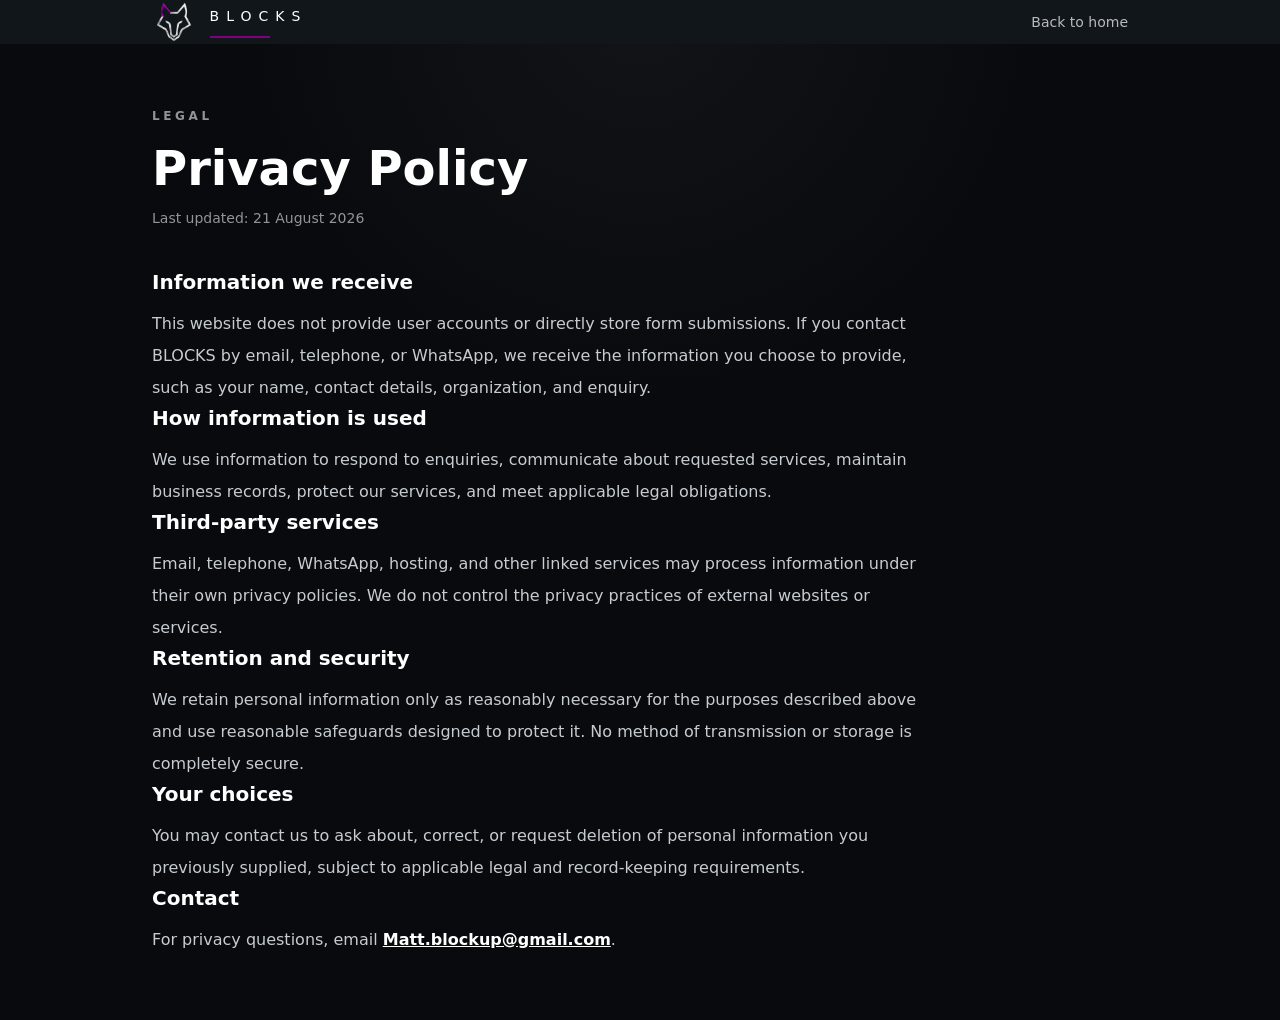
<file: privacy-policy.html>
<!doctype html>
<html lang="en">
<head>
    <meta charset="UTF-8">
    <meta name="viewport" content="width=device-width, initial-scale=1.0">
    <meta name="description" content="BLOCKS Privacy Policy">
    <link rel="icon" type="image/png" href="images/brand/favicon-transparent.png">
    <link rel="stylesheet" href="style.css">
    <title>Privacy Policy | BLOCKS</title>
</head>
<body class="min-w-0 bg-[#11161B] text-white">
    <!-- Policy navigation -->
    <header class="border-b border-white/10 bg-[#11161B]">
        <nav class="mx-auto flex max-w-5xl items-center justify-between px-4 py-5 sm:px-6">
            <a href="index.html" class="brand-lockup" aria-label="BLOCKS home">
                <img src="images/brand/blocks-wolf-logo.png" alt="" width="44" height="44" class="brand-logo brand-logo-header" aria-hidden="true">
                <span class="brand-name font-heading text-sm font-light uppercase tracking-[0.5em] text-white">BLOCKS</span>
            </a>
            <a href="index.html" class="text-sm text-white/70 transition hover:text-white">Back to home</a>
        </nav>
    </header>

    <!-- Privacy policy content -->
    <main class="mx-auto max-w-5xl px-4 py-16 sm:px-6 sm:py-20">
        <article class="max-w-3xl">
            <p class="text-xs font-semibold uppercase tracking-[0.3em] text-white/56">Legal</p>
            <h1 class="font-heading mt-5 text-4xl font-semibold text-white sm:text-5xl">Privacy Policy</h1>
            <p class="mt-4 text-sm text-white/56">Last updated: 21 August 2026</p>

            <div class="mt-10 space-y-8 text-base leading-8 text-[#E8E6E1]">
                <section>
                    <h2 class="text-xl font-semibold text-white">Information we receive</h2>
                    <p class="mt-3">This website does not provide user accounts or directly store form submissions. If you contact BLOCKS by email, telephone, or WhatsApp, we receive the information you choose to provide, such as your name, contact details, organization, and enquiry.</p>
                </section>
                <section>
                    <h2 class="text-xl font-semibold text-white">How information is used</h2>
                    <p class="mt-3">We use information to respond to enquiries, communicate about requested services, maintain business records, protect our services, and meet applicable legal obligations.</p>
                </section>
                <section>
                    <h2 class="text-xl font-semibold text-white">Third-party services</h2>
                    <p class="mt-3">Email, telephone, WhatsApp, hosting, and other linked services may process information under their own privacy policies. We do not control the privacy practices of external websites or services.</p>
                </section>
                <section>
                    <h2 class="text-xl font-semibold text-white">Retention and security</h2>
                    <p class="mt-3">We retain personal information only as reasonably necessary for the purposes described above and use reasonable safeguards designed to protect it. No method of transmission or storage is completely secure.</p>
                </section>
                <section>
                    <h2 class="text-xl font-semibold text-white">Your choices</h2>
                    <p class="mt-3">You may contact us to ask about, correct, or request deletion of personal information you previously supplied, subject to applicable legal and record-keeping requirements.</p>
                </section>
                <section>
                    <h2 class="text-xl font-semibold text-white">Contact</h2>
                    <p class="mt-3">For privacy questions, email <a href="mailto:Matt.blockup@gmail.com" class="font-semibold text-white underline decoration-[#C0C0C0] underline-offset-4">Matt.blockup@gmail.com</a>.</p>
                </section>
            </div>
        </article>
    </main>
</body>
</html>
</file>
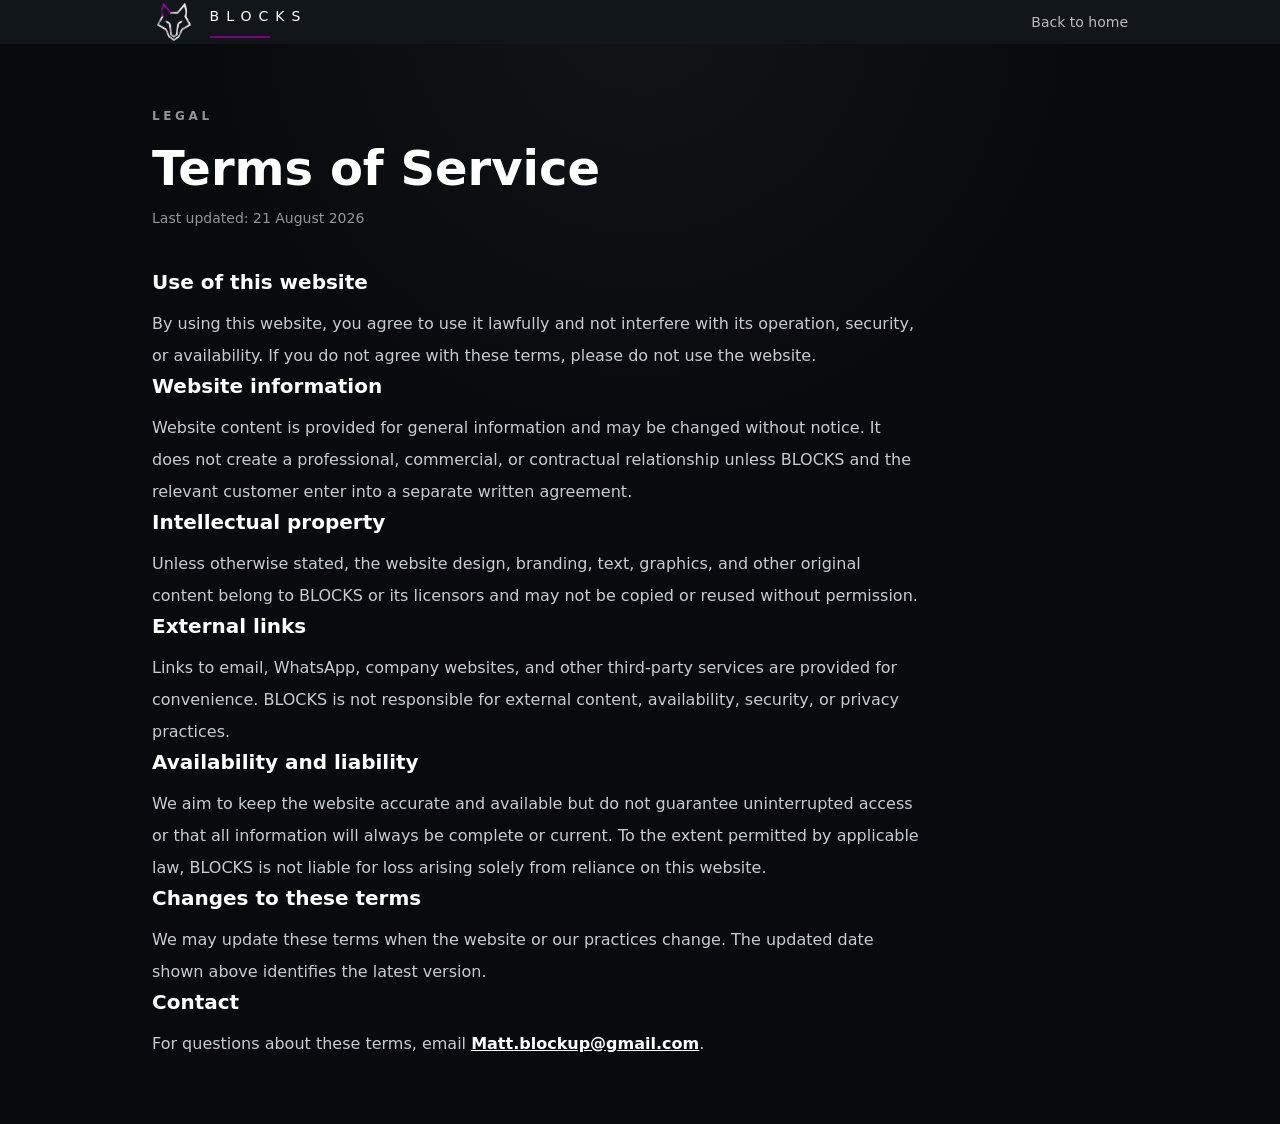
<file: terms-of-service.html>
<!doctype html>
<html lang="en">
<head>
    <meta charset="UTF-8">
    <meta name="viewport" content="width=device-width, initial-scale=1.0">
    <meta name="description" content="BLOCKS Terms of Service">
    <link rel="icon" type="image/png" href="images/brand/favicon-transparent.png">
    <link rel="stylesheet" href="style.css">
    <title>Terms of Service | BLOCKS</title>
</head>
<body class="min-w-0 bg-[#11161B] text-white">
    <!-- Policy navigation -->
    <header class="border-b border-white/10 bg-[#11161B]">
        <nav class="mx-auto flex max-w-5xl items-center justify-between px-4 py-5 sm:px-6">
            <a href="index.html" class="brand-lockup" aria-label="BLOCKS home">
                <img src="images/brand/blocks-wolf-logo.png" alt="" width="44" height="44" class="brand-logo brand-logo-header" aria-hidden="true">
                <span class="brand-name font-heading text-sm font-light uppercase tracking-[0.5em] text-white">BLOCKS</span>
            </a>
            <a href="index.html" class="text-sm text-white/70 transition hover:text-white">Back to home</a>
        </nav>
    </header>

    <!-- Terms of service content -->
    <main class="mx-auto max-w-5xl px-4 py-16 sm:px-6 sm:py-20">
        <article class="max-w-3xl">
            <p class="text-xs font-semibold uppercase tracking-[0.3em] text-white/56">Legal</p>
            <h1 class="font-heading mt-5 text-4xl font-semibold text-white sm:text-5xl">Terms of Service</h1>
            <p class="mt-4 text-sm text-white/56">Last updated: 21 August 2026</p>

            <div class="mt-10 space-y-8 text-base leading-8 text-[#E8E6E1]">
                <section>
                    <h2 class="text-xl font-semibold text-white">Use of this website</h2>
                    <p class="mt-3">By using this website, you agree to use it lawfully and not interfere with its operation, security, or availability. If you do not agree with these terms, please do not use the website.</p>
                </section>
                <section>
                    <h2 class="text-xl font-semibold text-white">Website information</h2>
                    <p class="mt-3">Website content is provided for general information and may be changed without notice. It does not create a professional, commercial, or contractual relationship unless BLOCKS and the relevant customer enter into a separate written agreement.</p>
                </section>
                <section>
                    <h2 class="text-xl font-semibold text-white">Intellectual property</h2>
                    <p class="mt-3">Unless otherwise stated, the website design, branding, text, graphics, and other original content belong to BLOCKS or its licensors and may not be copied or reused without permission.</p>
                </section>
                <section>
                    <h2 class="text-xl font-semibold text-white">External links</h2>
                    <p class="mt-3">Links to email, WhatsApp, company websites, and other third-party services are provided for convenience. BLOCKS is not responsible for external content, availability, security, or privacy practices.</p>
                </section>
                <section>
                    <h2 class="text-xl font-semibold text-white">Availability and liability</h2>
                    <p class="mt-3">We aim to keep the website accurate and available but do not guarantee uninterrupted access or that all information will always be complete or current. To the extent permitted by applicable law, BLOCKS is not liable for loss arising solely from reliance on this website.</p>
                </section>
                <section>
                    <h2 class="text-xl font-semibold text-white">Changes to these terms</h2>
                    <p class="mt-3">We may update these terms when the website or our practices change. The updated date shown above identifies the latest version.</p>
                </section>
                <section>
                    <h2 class="text-xl font-semibold text-white">Contact</h2>
                    <p class="mt-3">For questions about these terms, email <a href="mailto:Matt.blockup@gmail.com" class="font-semibold text-white underline decoration-[#C0C0C0] underline-offset-4">Matt.blockup@gmail.com</a>.</p>
                </section>
            </div>
        </article>
    </main>
</body>
</html>
</file>
<file: style.css>
@font-face {
    font-family: __Inter_8b3a0b;
    font-style: normal;
    font-weight: 400;
    font-display: swap;
    src: local("Inter");
    unicode-range: u+0460-052f,u+1c80-1c8a,u+20b4,u+2de0-2dff,u+a640-a69f,u+fe2e-fe2f
}

@font-face {
    font-family: __Inter_8b3a0b;
    font-style: normal;
    font-weight: 400;
    font-display: swap;
    src: local("Inter");
    unicode-range: u+0301,u+0400-045f,u+0490-0491,u+04b0-04b1,u+2116
}

@font-face {
    font-family: __Inter_8b3a0b;
    font-style: normal;
    font-weight: 400;
    font-display: swap;
    src: local("Inter");
    unicode-range: u+1f??
}

@font-face {
    font-family: __Inter_8b3a0b;
    font-style: normal;
    font-weight: 400;
    font-display: swap;
    src: local("Inter");
    unicode-range: u+0370-0377,u+037a-037f,u+0384-038a,u+038c,u+038e-03a1,u+03a3-03ff
}

@font-face {
    font-family: __Inter_8b3a0b;
    font-style: normal;
    font-weight: 400;
    font-display: swap;
    src: local("Inter");
    unicode-range: u+0102-0103,u+0110-0111,u+0128-0129,u+0168-0169,u+01a0-01a1,u+01af-01b0,u+0300-0301,u+0303-0304,u+0308-0309,u+0323,u+0329,u+1ea0-1ef9,u+20ab
}

@font-face {
    font-family: __Inter_8b3a0b;
    font-style: normal;
    font-weight: 400;
    font-display: swap;
    src: local("Inter");
    unicode-range: u+0100-02ba,u+02bd-02c5,u+02c7-02cc,u+02ce-02d7,u+02dd-02ff,u+0304,u+0308,u+0329,u+1d00-1dbf,u+1e00-1e9f,u+1ef2-1eff,u+2020,u+20a0-20ab,u+20ad-20c0,u+2113,u+2c60-2c7f,u+a720-a7ff
}

@font-face {
    font-family: __Inter_8b3a0b;
    font-style: normal;
    font-weight: 400;
    font-display: swap;
    src: local("Inter");
    unicode-range: u+00??,u+0131,u+0152-0153,u+02bb-02bc,u+02c6,u+02da,u+02dc,u+0304,u+0308,u+0329,u+2000-206f,u+20ac,u+2122,u+2191,u+2193,u+2212,u+2215,u+feff,u+fffd
}

@font-face {
    font-family: __Inter_8b3a0b;
    font-style: normal;
    font-weight: 500;
    font-display: swap;
    src: local("Inter");
    unicode-range: u+0460-052f,u+1c80-1c8a,u+20b4,u+2de0-2dff,u+a640-a69f,u+fe2e-fe2f
}

@font-face {
    font-family: __Inter_8b3a0b;
    font-style: normal;
    font-weight: 500;
    font-display: swap;
    src: local("Inter");
    unicode-range: u+0301,u+0400-045f,u+0490-0491,u+04b0-04b1,u+2116
}

@font-face {
    font-family: __Inter_8b3a0b;
    font-style: normal;
    font-weight: 500;
    font-display: swap;
    src: local("Inter");
    unicode-range: u+1f??
}

@font-face {
    font-family: __Inter_8b3a0b;
    font-style: normal;
    font-weight: 500;
    font-display: swap;
    src: local("Inter");
    unicode-range: u+0370-0377,u+037a-037f,u+0384-038a,u+038c,u+038e-03a1,u+03a3-03ff
}

@font-face {
    font-family: __Inter_8b3a0b;
    font-style: normal;
    font-weight: 500;
    font-display: swap;
    src: local("Inter");
    unicode-range: u+0102-0103,u+0110-0111,u+0128-0129,u+0168-0169,u+01a0-01a1,u+01af-01b0,u+0300-0301,u+0303-0304,u+0308-0309,u+0323,u+0329,u+1ea0-1ef9,u+20ab
}

@font-face {
    font-family: __Inter_8b3a0b;
    font-style: normal;
    font-weight: 500;
    font-display: swap;
    src: local("Inter");
    unicode-range: u+0100-02ba,u+02bd-02c5,u+02c7-02cc,u+02ce-02d7,u+02dd-02ff,u+0304,u+0308,u+0329,u+1d00-1dbf,u+1e00-1e9f,u+1ef2-1eff,u+2020,u+20a0-20ab,u+20ad-20c0,u+2113,u+2c60-2c7f,u+a720-a7ff
}

@font-face {
    font-family: __Inter_8b3a0b;
    font-style: normal;
    font-weight: 500;
    font-display: swap;
    src: local("Inter");
    unicode-range: u+00??,u+0131,u+0152-0153,u+02bb-02bc,u+02c6,u+02da,u+02dc,u+0304,u+0308,u+0329,u+2000-206f,u+20ac,u+2122,u+2191,u+2193,u+2212,u+2215,u+feff,u+fffd
}

@font-face {
    font-family: __Inter_8b3a0b;
    font-style: normal;
    font-weight: 600;
    font-display: swap;
    src: local("Inter");
    unicode-range: u+0460-052f,u+1c80-1c8a,u+20b4,u+2de0-2dff,u+a640-a69f,u+fe2e-fe2f
}

@font-face {
    font-family: __Inter_8b3a0b;
    font-style: normal;
    font-weight: 600;
    font-display: swap;
    src: local("Inter");
    unicode-range: u+0301,u+0400-045f,u+0490-0491,u+04b0-04b1,u+2116
}

@font-face {
    font-family: __Inter_8b3a0b;
    font-style: normal;
    font-weight: 600;
    font-display: swap;
    src: local("Inter");
    unicode-range: u+1f??
}

@font-face {
    font-family: __Inter_8b3a0b;
    font-style: normal;
    font-weight: 600;
    font-display: swap;
    src: local("Inter");
    unicode-range: u+0370-0377,u+037a-037f,u+0384-038a,u+038c,u+038e-03a1,u+03a3-03ff
}

@font-face {
    font-family: __Inter_8b3a0b;
    font-style: normal;
    font-weight: 600;
    font-display: swap;
    src: local("Inter");
    unicode-range: u+0102-0103,u+0110-0111,u+0128-0129,u+0168-0169,u+01a0-01a1,u+01af-01b0,u+0300-0301,u+0303-0304,u+0308-0309,u+0323,u+0329,u+1ea0-1ef9,u+20ab
}

@font-face {
    font-family: __Inter_8b3a0b;
    font-style: normal;
    font-weight: 600;
    font-display: swap;
    src: local("Inter");
    unicode-range: u+0100-02ba,u+02bd-02c5,u+02c7-02cc,u+02ce-02d7,u+02dd-02ff,u+0304,u+0308,u+0329,u+1d00-1dbf,u+1e00-1e9f,u+1ef2-1eff,u+2020,u+20a0-20ab,u+20ad-20c0,u+2113,u+2c60-2c7f,u+a720-a7ff
}

@font-face {
    font-family: __Inter_8b3a0b;
    font-style: normal;
    font-weight: 600;
    font-display: swap;
    src: local("Inter");
    unicode-range: u+00??,u+0131,u+0152-0153,u+02bb-02bc,u+02c6,u+02da,u+02dc,u+0304,u+0308,u+0329,u+2000-206f,u+20ac,u+2122,u+2191,u+2193,u+2212,u+2215,u+feff,u+fffd
}

@font-face {
    font-family: __Inter_8b3a0b;
    font-style: normal;
    font-weight: 700;
    font-display: swap;
    src: local("Inter");
    unicode-range: u+0460-052f,u+1c80-1c8a,u+20b4,u+2de0-2dff,u+a640-a69f,u+fe2e-fe2f
}

@font-face {
    font-family: __Inter_8b3a0b;
    font-style: normal;
    font-weight: 700;
    font-display: swap;
    src: local("Inter");
    unicode-range: u+0301,u+0400-045f,u+0490-0491,u+04b0-04b1,u+2116
}

@font-face {
    font-family: __Inter_8b3a0b;
    font-style: normal;
    font-weight: 700;
    font-display: swap;
    src: local("Inter");
    unicode-range: u+1f??
}

@font-face {
    font-family: __Inter_8b3a0b;
    font-style: normal;
    font-weight: 700;
    font-display: swap;
    src: local("Inter");
    unicode-range: u+0370-0377,u+037a-037f,u+0384-038a,u+038c,u+038e-03a1,u+03a3-03ff
}

@font-face {
    font-family: __Inter_8b3a0b;
    font-style: normal;
    font-weight: 700;
    font-display: swap;
    src: local("Inter");
    unicode-range: u+0102-0103,u+0110-0111,u+0128-0129,u+0168-0169,u+01a0-01a1,u+01af-01b0,u+0300-0301,u+0303-0304,u+0308-0309,u+0323,u+0329,u+1ea0-1ef9,u+20ab
}

@font-face {
    font-family: __Inter_8b3a0b;
    font-style: normal;
    font-weight: 700;
    font-display: swap;
    src: local("Inter");
    unicode-range: u+0100-02ba,u+02bd-02c5,u+02c7-02cc,u+02ce-02d7,u+02dd-02ff,u+0304,u+0308,u+0329,u+1d00-1dbf,u+1e00-1e9f,u+1ef2-1eff,u+2020,u+20a0-20ab,u+20ad-20c0,u+2113,u+2c60-2c7f,u+a720-a7ff
}

@font-face {
    font-family: __Inter_8b3a0b;
    font-style: normal;
    font-weight: 700;
    font-display: swap;
    src: local("Inter");
    unicode-range: u+00??,u+0131,u+0152-0153,u+02bb-02bc,u+02c6,u+02da,u+02dc,u+0304,u+0308,u+0329,u+2000-206f,u+20ac,u+2122,u+2191,u+2193,u+2212,u+2215,u+feff,u+fffd
}

@font-face {
    font-family: __Inter_Fallback_8b3a0b;
    src: local("Arial");
    ascent-override:90.49%;descent-override:22.56%;line-gap-override:0.00%;size-adjust:107.06%}

.__className_8b3a0b {
    font-family: __Inter_8b3a0b,__Inter_Fallback_8b3a0b;
    font-style: normal
}

.__variable_8b3a0b {
    --font-body: "__Inter_8b3a0b","__Inter_Fallback_8b3a0b"
}

/*! tailwindcss v4.2.2 | MIT License | https://tailwindcss.com */
@layer properties {
    @supports (((-webkit-hyphens: none)) and (not (margin-trim:inline))) or ((-moz-orient:inline) and (not (color:rgb(from red r g b)))) {
        *,::backdrop,:after,:before {
            --tw-translate-x:0;
            --tw-translate-y: 0;
            --tw-translate-z: 0;
            --tw-rotate-x: initial;
            --tw-rotate-y: initial;
            --tw-rotate-z: initial;
            --tw-skew-x: initial;
            --tw-skew-y: initial;
            --tw-space-y-reverse: 0;
            --tw-border-style: solid;
            --tw-gradient-position: initial;
            --tw-gradient-from: #0000;
            --tw-gradient-via: #0000;
            --tw-gradient-to: #0000;
            --tw-gradient-stops: initial;
            --tw-gradient-via-stops: initial;
            --tw-gradient-from-position: 0%;
            --tw-gradient-via-position: 50%;
            --tw-gradient-to-position: 100%;
            --tw-leading: initial;
            --tw-font-weight: initial;
            --tw-tracking: initial;
            --tw-shadow: 0 0 #0000;
            --tw-shadow-color: initial;
            --tw-shadow-alpha: 100%;
            --tw-inset-shadow: 0 0 #0000;
            --tw-inset-shadow-color: initial;
            --tw-inset-shadow-alpha: 100%;
            --tw-ring-color: initial;
            --tw-ring-shadow: 0 0 #0000;
            --tw-inset-ring-color: initial;
            --tw-inset-ring-shadow: 0 0 #0000;
            --tw-ring-inset: initial;
            --tw-ring-offset-width: 0px;
            --tw-ring-offset-color: #fff;
            --tw-ring-offset-shadow: 0 0 #0000;
            --tw-blur: initial;
            --tw-brightness: initial;
            --tw-contrast: initial;
            --tw-grayscale: initial;
            --tw-hue-rotate: initial;
            --tw-invert: initial;
            --tw-opacity: initial;
            --tw-saturate: initial;
            --tw-sepia: initial;
            --tw-drop-shadow: initial;
            --tw-drop-shadow-color: initial;
            --tw-drop-shadow-alpha: 100%;
            --tw-drop-shadow-size: initial;
            --tw-backdrop-blur: initial;
            --tw-backdrop-brightness: initial;
            --tw-backdrop-contrast: initial;
            --tw-backdrop-grayscale: initial;
            --tw-backdrop-hue-rotate: initial;
            --tw-backdrop-invert: initial;
            --tw-backdrop-opacity: initial;
            --tw-backdrop-saturate: initial;
            --tw-backdrop-sepia: initial;
            --tw-duration: initial;
            --tw-scale-x: 1;
            --tw-scale-y: 1;
            --tw-scale-z: 1
        }
    }
}

@layer theme {
    :host,:root {
        --font-sans: ui-sans-serif,system-ui,sans-serif,"Apple Color Emoji","Segoe UI Emoji","Segoe UI Symbol","Noto Color Emoji";
        --font-mono: ui-monospace,SFMono-Regular,Menlo,Monaco,Consolas,"Liberation Mono","Courier New",monospace;
        --color-black: #1a1e23;
        --color-white: #fff;
        --spacing: .25rem;
        --container-sm: 24rem;
        --container-xl: 36rem;
        --container-2xl: 42rem;
        --container-3xl: 48rem;
        --container-4xl: 56rem;
        --container-5xl: 64rem;
        --container-7xl: 80rem;
        --text-xs: .75rem;
        --text-xs--line-height: calc(1 / .75);
        --text-sm: .875rem;
        --text-sm--line-height: calc(1.25 / .875);
        --text-base: 1rem;
        --text-base--line-height: calc(1.5 / 1);
        --text-lg: 1.125rem;
        --text-lg--line-height: calc(1.75 / 1.125);
        --text-xl: 1.25rem;
        --text-xl--line-height: calc(1.75 / 1.25);
        --text-2xl: 1.5rem;
        --text-2xl--line-height: calc(2 / 1.5);
        --text-3xl: 1.875rem;
        --text-3xl--line-height: calc(2.25 / 1.875);
        --text-4xl: 2.25rem;
        --text-4xl--line-height: calc(2.5 / 2.25);
        --text-5xl: 3rem;
        --text-5xl--line-height: 1;
        --text-6xl: 3.75rem;
        --text-6xl--line-height: 1;
        --text-7xl: 4.5rem;
        --text-7xl--line-height: 1;
        --font-weight-light: 300;
        --font-weight-medium: 500;
        --font-weight-semibold: 600;
        --font-weight-bold: 700;
        --leading-tight: 1.25;
        --radius-md: .375rem;
        --radius-lg: .5rem;
        --radius-2xl: 1rem;
        --blur-sm: 8px;
        --blur-lg: 16px;
        --blur-xl: 24px;
        --default-transition-duration: .15s;
        --default-transition-timing-function: cubic-bezier(.4,0,.2,1);
        --default-font-family: var(--font-sans);
        --default-mono-font-family: var(--font-mono);
        --color-charcoal: #c7ccd2;
        --color-charcoal-light: #9da4ac;
        --color-gold: #c7ccd2;
        --color-gold-dark: #9299a1;
        --color-cream: #080a0d;
        --color-cream-dark: #c7ccd2;
        --color-warm-white: #f5f7f9;
        --font-body: var(--font-body),ui-sans-serif,system-ui,sans-serif;
        --font-heading: "Gilroy",var(--font-body),ui-sans-serif,system-ui,sans-serif
    }
}

@layer base {
    *,::backdrop,:after,:before {
        box-sizing: border-box;
        border: 0 solid;
        margin: 0;
        padding: 0
    }

    ::file-selector-button {
        box-sizing: border-box;
        border: 0 solid;
        margin: 0;
        padding: 0
    }

    :host,html {
        -webkit-text-size-adjust: 100%;
        tab-size: 4;
        line-height: 1.5;
        font-family: var(--default-font-family,ui-sans-serif,system-ui,sans-serif,"Apple Color Emoji","Segoe UI Emoji","Segoe UI Symbol","Noto Color Emoji");
        font-feature-settings: var(--default-font-feature-settings,normal);
        font-variation-settings: var(--default-font-variation-settings,normal);
        -webkit-tap-highlight-color: transparent
    }

    hr {
        height: 0;
        color: inherit;
        border-top-width: 1px
    }

    abbr:where([title]) {
        -webkit-text-decoration:underline dotted;
        text-decoration: underline dotted
    }

    h1,h2,h3,h4,h5,h6 {
        font-size: inherit;
        font-weight: inherit
    }

    a {
        color: inherit;
        -webkit-text-decoration: inherit;
        text-decoration: inherit
    }

    b,strong {
        font-weight: bolder
    }

    code,kbd,pre,samp {
        font-family: var(--default-mono-font-family,ui-monospace,SFMono-Regular,Menlo,Monaco,Consolas,"Liberation Mono","Courier New",monospace);
        font-feature-settings: var(--default-mono-font-feature-settings,normal);
        font-variation-settings: var(--default-mono-font-variation-settings,normal);
        font-size: 1em
    }

    small {
        font-size: 80%
    }

    sub,sup {
        vertical-align: baseline;
        font-size: 75%;
        line-height: 0;
        position: relative
    }

    sub {
        bottom: -.25em
    }

    sup {
        top: -.5em
    }

    table {
        text-indent: 0;
        border-color: inherit;
        border-collapse: collapse
    }

    :-moz-focusring {
        outline: auto
    }

    progress {
        vertical-align: baseline
    }

    summary {
        display: list-item
    }

    menu,ol,ul {
        list-style: none
    }

    audio,canvas,embed,iframe,img,object,svg,video {
        vertical-align: middle;
        display: block
    }

    img,video {
        max-width: 100%;
        height: auto
    }

    button,input,optgroup,select,textarea {
        font: inherit;
        font-feature-settings: inherit;
        font-variation-settings: inherit;
        letter-spacing: inherit;
        color: inherit;
        opacity: 1;
        background-color: #0000;
        border-radius: 0
    }

    ::file-selector-button {
        font: inherit;
        font-feature-settings: inherit;
        font-variation-settings: inherit;
        letter-spacing: inherit;
        color: inherit;
        opacity: 1;
        background-color: #0000;
        border-radius: 0
    }

    :where(select:is([multiple],[size])) optgroup {
        font-weight:bolder
    }

    :where(select:is([multiple],[size])) optgroup option {
        padding-inline-start:20px
    }

    ::file-selector-button {
        margin-inline-end:4px}

    ::placeholder {
        opacity: 1
    }

    @supports (not ((-webkit-appearance: -apple-pay-button))) or (contain-intrinsic-size:1px) {
        ::placeholder {
            color:currentColor
        }

        @supports (color: color-mix(in lab,red,red)) {
            ::placeholder {
                color:color-mix(in oklab,currentcolor 50%,transparent)
            }
        }
    }

    textarea {
        resize: vertical
    }

    ::-webkit-search-decoration {
        -webkit-appearance: none
    }

    ::-webkit-date-and-time-value {
        min-height: 1lh;
        text-align: inherit
    }

    ::-webkit-datetime-edit {
        display: inline-flex
    }

    ::-webkit-datetime-edit-fields-wrapper {
        padding: 0
    }

    ::-webkit-datetime-edit,::-webkit-datetime-edit-year-field {
        padding-block:0}

    ::-webkit-datetime-edit-day-field,::-webkit-datetime-edit-month-field {
        padding-block:0}

    ::-webkit-datetime-edit-hour-field,::-webkit-datetime-edit-minute-field {
        padding-block:0}

    ::-webkit-datetime-edit-millisecond-field,::-webkit-datetime-edit-second-field {
        padding-block:0}

    ::-webkit-datetime-edit-meridiem-field {
        padding-block:0}

    ::-webkit-calendar-picker-indicator {
        line-height: 1
    }

    :-moz-ui-invalid {
        box-shadow: none
    }

    button,input:where([type=button],[type=reset],[type=submit]) {
        appearance:button
    }

    ::file-selector-button {
        appearance: button
    }

    ::-webkit-inner-spin-button,::-webkit-outer-spin-button {
        height: auto
    }

    [hidden]:where(:not([hidden=until-found])) {
        display:none!important
    }
}

@layer components;@layer utilities {
    .pointer-events-auto {
        pointer-events: auto
    }

    .pointer-events-none {
        pointer-events: none
    }

    .invisible {
        visibility: hidden
    }

    .visible {
        visibility: visible
    }

    .absolute {
        position: absolute
    }

    .fixed {
        position: fixed
    }

    .relative {
        position: relative
    }

    .static {
        position: static
    }

    .inset-0 {
        inset: calc(var(--spacing) * 0)
    }

    .inset-x-0 {
        inset-inline: calc(var(--spacing) * 0)
    }

    .start {
        inset-inline-start: var(--spacing)
    }

    .end {
        inset-inline-end: var(--spacing)
    }

    .top-0 {
        top: calc(var(--spacing) * 0)
    }

    .right-0 {
        right: calc(var(--spacing) * 0)
    }

    .right-3 {
        right: calc(var(--spacing) * 3)
    }

    .right-6 {
        right: calc(var(--spacing) * 6)
    }

    .bottom-0 {
        bottom: calc(var(--spacing) * 0)
    }

    .bottom-6 {
        bottom: calc(var(--spacing) * 6)
    }

    .left-3 {
        left: calc(var(--spacing) * 3)
    }

    .z-10 {
        z-index: 10
    }

    .z-50 {
        z-index: 50
    }

    .z-\[55\] {
        z-index: 55
    }

    .z-\[60\] {
        z-index: 60
    }

    .mx-auto {
        margin-inline:auto}

    .mt-2 {
        margin-top: calc(var(--spacing) * 2)
    }

    .mt-3 {
        margin-top: calc(var(--spacing) * 3)
    }

    .mt-4 {
        margin-top: calc(var(--spacing) * 4)
    }

    .mt-5 {
        margin-top: calc(var(--spacing) * 5)
    }

    .mt-6 {
        margin-top: calc(var(--spacing) * 6)
    }

    .mt-7 {
        margin-top: calc(var(--spacing) * 7)
    }

    .mt-8 {
        margin-top: calc(var(--spacing) * 8)
    }

    .mt-10 {
        margin-top: calc(var(--spacing) * 10)
    }

    .mt-\[10px\] {
        margin-top: 10px
    }

    .mb-2 {
        margin-bottom: calc(var(--spacing) * 2)
    }

    .mb-3 {
        margin-bottom: calc(var(--spacing) * 3)
    }

    .mb-4 {
        margin-bottom: calc(var(--spacing) * 4)
    }

    .mb-12 {
        margin-bottom: calc(var(--spacing) * 12)
    }

    .block {
        display: block
    }

    .flex {
        display: flex
    }

    .grid {
        display: grid
    }

    .hidden {
        display: none
    }

    .inline-flex {
        display: inline-flex
    }

    .table {
        display: table
    }

    .h-0\.5 {
        height: calc(var(--spacing) * .5)
    }

    .h-2 {
        height: calc(var(--spacing) * 2)
    }

    .h-4 {
        height: calc(var(--spacing) * 4)
    }

    .h-5 {
        height: calc(var(--spacing) * 5)
    }

    .h-6 {
        height: calc(var(--spacing) * 6)
    }

    .h-7 {
        height: calc(var(--spacing) * 7)
    }

    .h-8 {
        height: calc(var(--spacing) * 8)
    }

    .h-12 {
        height: calc(var(--spacing) * 12)
    }

    .h-14 {
        height: calc(var(--spacing) * 14)
    }

    .h-full {
        height: 100%
    }

    .min-h-11 {
        min-height: calc(var(--spacing) * 11)
    }

    .min-h-12 {
        min-height: calc(var(--spacing) * 12)
    }

    .min-h-\[60vh\] {
        min-height: 60vh
    }

    .min-h-screen {
        min-height: 100vh
    }

    .w-2 {
        width: calc(var(--spacing) * 2)
    }

    .w-4 {
        width: calc(var(--spacing) * 4)
    }

    .w-5 {
        width: calc(var(--spacing) * 5)
    }

    .w-6 {
        width: calc(var(--spacing) * 6)
    }

    .w-7 {
        width: calc(var(--spacing) * 7)
    }

    .w-10 {
        width: calc(var(--spacing) * 10)
    }

    .w-12 {
        width: calc(var(--spacing) * 12)
    }

    .w-14 {
        width: calc(var(--spacing) * 14)
    }

    .w-16 {
        width: calc(var(--spacing) * 16)
    }

    .w-full {
        width: 100%
    }

    .w-px {
        width: 1px
    }

    .max-w-2xl {
        max-width: var(--container-2xl)
    }

    .max-w-3xl {
        max-width: var(--container-3xl)
    }

    .max-w-4xl {
        max-width: var(--container-4xl)
    }

    .max-w-5xl {
        max-width: var(--container-5xl)
    }

    .max-w-7xl {
        max-width: var(--container-7xl)
    }

    .max-w-sm {
        max-width: var(--container-sm)
    }

    .max-w-xl {
        max-width: var(--container-xl)
    }

    .min-w-0 {
        min-width: calc(var(--spacing) * 0)
    }

    .min-w-\[180px\] {
        min-width: 180px
    }

    .min-w-\[220px\] {
        min-width: 220px
    }

    .flex-1 {
        flex: 1
    }

    .flex-shrink {
        flex-shrink: 1
    }

    .shrink-0 {
        flex-shrink: 0
    }

    .border-collapse {
        border-collapse: collapse
    }

    .translate-x-0 {
        --tw-translate-x: calc(var(--spacing) * 0)
    }

    .translate-x-0,.translate-x-full {
        translate: var(--tw-translate-x) var(--tw-translate-y)
    }

    .translate-x-full {
        --tw-translate-x: 100%
    }

    .transform {
        transform: var(--tw-rotate-x,) var(--tw-rotate-y,) var(--tw-rotate-z,) var(--tw-skew-x,) var(--tw-skew-y,)
    }

    .cursor-pointer {
        cursor: pointer
    }

    .resize {
        resize: both
    }

    .flex-col {
        flex-direction: column
    }

    .flex-wrap {
        flex-wrap: wrap
    }

    .items-center {
        align-items: center
    }

    .items-start {
        align-items: flex-start
    }

    .justify-between {
        justify-content: space-between
    }

    .justify-center {
        justify-content: center
    }

    .justify-end {
        justify-content: flex-end
    }

    .gap-2 {
        gap: calc(var(--spacing) * 2)
    }

    .gap-3 {
        gap: calc(var(--spacing) * 3)
    }

    .gap-4 {
        gap: calc(var(--spacing) * 4)
    }

    .gap-5 {
        gap: calc(var(--spacing) * 5)
    }

    .gap-6 {
        gap: calc(var(--spacing) * 6)
    }

    .gap-8 {
        gap: calc(var(--spacing) * 8)
    }

    .gap-10 {
        gap: calc(var(--spacing) * 10)
    }

    .gap-12 {
        gap: calc(var(--spacing) * 12)
    }

    :where(.space-y-2>:not(:last-child)) {
        --tw-space-y-reverse: 0;
        margin-block-start:calc(calc(var(--spacing) * 2) * var(--tw-space-y-reverse));margin-block-end: calc(calc(var(--spacing) * 2) * calc(1 - var(--tw-space-y-reverse)))
    }

    :where(.space-y-3>:not(:last-child)) {
        --tw-space-y-reverse: 0;
        margin-block-start:calc(calc(var(--spacing) * 3) * var(--tw-space-y-reverse));margin-block-end: calc(calc(var(--spacing) * 3) * calc(1 - var(--tw-space-y-reverse)))
    }

    :where(.space-y-4>:not(:last-child)) {
        --tw-space-y-reverse: 0;
        margin-block-start:calc(calc(var(--spacing) * 4) * var(--tw-space-y-reverse));margin-block-end: calc(calc(var(--spacing) * 4) * calc(1 - var(--tw-space-y-reverse)))
    }

    :where(.space-y-5>:not(:last-child)) {
        --tw-space-y-reverse: 0;
        margin-block-start:calc(calc(var(--spacing) * 5) * var(--tw-space-y-reverse));margin-block-end: calc(calc(var(--spacing) * 5) * calc(1 - var(--tw-space-y-reverse)))
    }

    .overflow-hidden {
        overflow: hidden
    }

    .overflow-y-auto {
        overflow-y: auto
    }

    .rounded-2xl {
        border-radius: var(--radius-2xl)
    }

    .rounded-\[1\.6rem\] {
        border-radius: 1.6rem
    }

    .rounded-\[1\.9rem\] {
        border-radius: 1.9rem
    }

    .rounded-\[1\.75rem\] {
        border-radius: 1.75rem
    }

    .rounded-\[2\.2rem\] {
        border-radius: 2.2rem
    }

    .rounded-\[2rem\] {
        border-radius: 2rem
    }

    .rounded-full {
        border-radius: 3.40282e+38px
    }

    .rounded-lg {
        border-radius: var(--radius-lg)
    }

    .rounded-md {
        border-radius: var(--radius-md)
    }

    .border {
        border-style: var(--tw-border-style);
        border-width: 1px
    }

    .border-t {
        border-top-style: var(--tw-border-style);
        border-top-width: 1px
    }

    .border-\[\#2F6F5E\] {
        border-color: #2f6f5e
    }

    .border-\[\#2F3841\]\/10 {
        border-color: oklab(33.6049% -.00736512 -.0186236/.1)
    }

    .border-\[\#2F3841\]\/12 {
        border-color: oklab(33.6049% -.00736512 -.0186236/.12)
    }

    .border-\[\#285B4D\] {
        border-color: #285b4d
    }

    .border-\[\#D1BE98\] {
        border-color: #c7ccd2
    }

    .border-black\/8 {
        border-color: #1a1e2314
    }

    @supports (color: color-mix(in lab,red,red)) {
        .border-black\/8 {
            border-color:color-mix(in oklab,var(--color-black) 8%,transparent)
        }
    }

    .border-gold {
        border-color: var(--color-gold)
    }

    .border-gold\/80 {
        border-color: #2f3841cc
    }

    @supports (color: color-mix(in lab,red,red)) {
        .border-gold\/80 {
            border-color:color-mix(in oklab,var(--color-gold) 80%,transparent)
        }
    }

    .border-white\/8 {
        border-color: #ffffff14
    }

    @supports (color: color-mix(in lab,red,red)) {
        .border-white\/8 {
            border-color:color-mix(in oklab,var(--color-white) 8%,transparent)
        }
    }

    .border-white\/10 {
        border-color: #ffffff1a
    }

    @supports (color: color-mix(in lab,red,red)) {
        .border-white\/10 {
            border-color:color-mix(in oklab,var(--color-white) 10%,transparent)
        }
    }

    .border-white\/12 {
        border-color: #ffffff1f
    }

    @supports (color: color-mix(in lab,red,red)) {
        .border-white\/12 {
            border-color:color-mix(in oklab,var(--color-white) 12%,transparent)
        }
    }

    .border-white\/18 {
        border-color: #ffffff2e
    }

    @supports (color: color-mix(in lab,red,red)) {
        .border-white\/18 {
            border-color:color-mix(in oklab,var(--color-white) 18%,transparent)
        }
    }

    .bg-\[\#1A1E23\] {
        background-color: #1a1e23
    }

    .bg-\[\#2F6F5E\] {
        background-color: #2f6f5e
    }

    .bg-\[\#151A20\] {
        background-color: #151a20
    }

    .bg-\[\#11161B\] {
        background-color: #11161b
    }

    .bg-\[\#11161B\]\/82 {
        background-color: oklab(19.7295% -.00466139 -.0118163/.82)
    }

    .bg-\[\#11161B\]\/94 {
        background-color: oklab(19.7295% -.00466139 -.0118163/.94)
    }

    .bg-\[\#D1BE98\] {
        background-color: #c7ccd2
    }

    .bg-\[\#F5F3EE\] {
        background-color: #f5f3ee
    }

    .bg-\[\#F8F6F1\] {
        background-color: #f8f6f1
    }

    .bg-black\/18 {
        background-color: #1a1e232e
    }

    @supports (color: color-mix(in lab,red,red)) {
        .bg-black\/18 {
            background-color:color-mix(in oklab,var(--color-black) 18%,transparent)
        }
    }

    .bg-black\/55 {
        background-color: #1a1e238c
    }

    @supports (color: color-mix(in lab,red,red)) {
        .bg-black\/55 {
            background-color:color-mix(in oklab,var(--color-black) 55%,transparent)
        }
    }

    .bg-charcoal {
        background-color: var(--color-charcoal)
    }

    .bg-cream {
        background-color: var(--color-cream)
    }

    .bg-gold {
        background-color: var(--color-gold)
    }

    .bg-white {
        background-color: var(--color-white)
    }

    .bg-white\/5 {
        background-color: #ffffff0d
    }

    @supports (color: color-mix(in lab,red,red)) {
        .bg-white\/5 {
            background-color:color-mix(in oklab,var(--color-white) 5%,transparent)
        }
    }

    .bg-white\/6 {
        background-color: #ffffff0f
    }

    @supports (color: color-mix(in lab,red,red)) {
        .bg-white\/6 {
            background-color:color-mix(in oklab,var(--color-white) 6%,transparent)
        }
    }

    .bg-white\/8 {
        background-color: #ffffff14
    }

    @supports (color: color-mix(in lab,red,red)) {
        .bg-white\/8 {
            background-color:color-mix(in oklab,var(--color-white) 8%,transparent)
        }
    }

    .bg-white\/10 {
        background-color: #ffffff1a
    }

    @supports (color: color-mix(in lab,red,red)) {
        .bg-white\/10 {
            background-color:color-mix(in oklab,var(--color-white) 10%,transparent)
        }
    }

    .bg-white\/92 {
        background-color: #ffffffeb
    }

    @supports (color: color-mix(in lab,red,red)) {
        .bg-white\/92 {
            background-color:color-mix(in oklab,var(--color-white) 92%,transparent)
        }
    }

    .bg-white\/\[0\.04\] {
        background-color: #ffffff0a
    }

    @supports (color: color-mix(in lab,red,red)) {
        .bg-white\/\[0\.04\] {
            background-color:color-mix(in oklab,var(--color-white) 4%,transparent)
        }
    }

    .bg-gradient-to-b {
        --tw-gradient-position: to bottom in oklab;
        background-image: linear-gradient(var(--tw-gradient-stops))
    }

    .bg-\[linear-gradient\(135deg\,rgba\(255\,255\,255\,0\.07\)\,rgba\(255\,255\,255\,0\.03\)\)\] {
        background-image: linear-gradient(135deg,#ffffff12,#ffffff08)
    }

    .bg-\[linear-gradient\(180deg\,rgba\(11\,15\,19\,0\.62\)\,rgba\(11\,15\,19\,0\.84\)_55\%\,rgba\(11\,15\,19\,0\.98\)\)\] {
        background-image: linear-gradient(#0b0f139e,#0b0f13d6 55%,#0b0f13fa)
    }

    .from-black\/70 {
        --tw-gradient-from: #1a1e23b3
    }

    @supports (color: color-mix(in lab,red,red)) {
        .from-black\/70 {
            --tw-gradient-from:color-mix(in oklab,var(--color-black) 70%,transparent)
        }
    }

    .from-black\/70 {
        --tw-gradient-stops: var(--tw-gradient-via-stops,var(--tw-gradient-position),var(--tw-gradient-from) var(--tw-gradient-from-position),var(--tw-gradient-to) var(--tw-gradient-to-position))
    }

    .via-black\/60 {
        --tw-gradient-via: #1a1e2399
    }

    @supports (color: color-mix(in lab,red,red)) {
        .via-black\/60 {
            --tw-gradient-via:color-mix(in oklab,var(--color-black) 60%,transparent)
        }
    }

    .via-black\/60 {
        --tw-gradient-via-stops: var(--tw-gradient-position),var(--tw-gradient-from) var(--tw-gradient-from-position),var(--tw-gradient-via) var(--tw-gradient-via-position),var(--tw-gradient-to) var(--tw-gradient-to-position);
        --tw-gradient-stops: var(--tw-gradient-via-stops)
    }

    .to-\[\#1A1E23\] {
        --tw-gradient-to: #1a1e23;
        --tw-gradient-stops: var(--tw-gradient-via-stops,var(--tw-gradient-position),var(--tw-gradient-from) var(--tw-gradient-from-position),var(--tw-gradient-to) var(--tw-gradient-to-position))
    }

    .object-cover {
        object-fit: cover
    }

    .p-2 {
        padding: calc(var(--spacing) * 2)
    }

    .p-5 {
        padding: calc(var(--spacing) * 5)
    }

    .p-6 {
        padding: calc(var(--spacing) * 6)
    }

    .p-7 {
        padding: calc(var(--spacing) * 7)
    }

    .p-8 {
        padding: calc(var(--spacing) * 8)
    }

    .px-3 {
        padding-inline:calc(var(--spacing) * 3)}

    .px-4 {
        padding-inline: calc(var(--spacing) * 4)
    }

    .px-5 {
        padding-inline:calc(var(--spacing) * 5)}

    .px-6 {
        padding-inline: calc(var(--spacing) * 6)
    }

    .px-8 {
        padding-inline:calc(var(--spacing) * 8)}

    .py-1\.5 {
        padding-block: calc(var(--spacing) * 1.5)
    }

    .py-2 {
        padding-block:calc(var(--spacing) * 2)}

    .py-2\.5 {
        padding-block: calc(var(--spacing) * 2.5)
    }

    .py-3 {
        padding-block:calc(var(--spacing) * 3)}

    .py-4 {
        padding-block: calc(var(--spacing) * 4)
    }

    .py-10 {
        padding-block:calc(var(--spacing) * 10)}

    .py-16 {
        padding-block: calc(var(--spacing) * 16)
    }

    .py-24 {
        padding-block:calc(var(--spacing) * 24)}

    .pt-6 {
        padding-top: calc(var(--spacing) * 6)
    }

    .pt-24 {
        padding-top: calc(var(--spacing) * 24)
    }

    .pt-32 {
        padding-top: calc(var(--spacing) * 32)
    }

    .pb-8 {
        padding-bottom: calc(var(--spacing) * 8)
    }

    .pb-18 {
        padding-bottom: calc(var(--spacing) * 18)
    }

    .pb-20 {
        padding-bottom: calc(var(--spacing) * 20)
    }

    .text-center {
        text-align: center
    }

    .font-heading {
        font-family: var(--font-heading)
    }

    .text-2xl {
        font-size: var(--text-2xl);
        line-height: var(--tw-leading,var(--text-2xl--line-height))
    }

    .text-3xl {
        font-size: var(--text-3xl);
        line-height: var(--tw-leading,var(--text-3xl--line-height))
    }

    .text-4xl {
        font-size: var(--text-4xl);
        line-height: var(--tw-leading,var(--text-4xl--line-height))
    }

    .text-base {
        font-size: var(--text-base);
        line-height: var(--tw-leading,var(--text-base--line-height))
    }

    .text-lg {
        font-size: var(--text-lg);
        line-height: var(--tw-leading,var(--text-lg--line-height))
    }

    .text-sm {
        font-size: var(--text-sm);
        line-height: var(--tw-leading,var(--text-sm--line-height))
    }

    .text-xl {
        font-size: var(--text-xl);
        line-height: var(--tw-leading,var(--text-xl--line-height))
    }

    .text-xs {
        font-size: var(--text-xs);
        line-height: var(--tw-leading,var(--text-xs--line-height))
    }

    .text-\[10px\] {
        font-size: 10px
    }

    .text-\[11px\] {
        font-size: 11px
    }

    .leading-6 {
        --tw-leading: calc(var(--spacing) * 6);
        line-height: calc(var(--spacing) * 6)
    }

    .leading-7 {
        --tw-leading: calc(var(--spacing) * 7);
        line-height: calc(var(--spacing) * 7)
    }

    .leading-8 {
        --tw-leading: calc(var(--spacing) * 8);
        line-height: calc(var(--spacing) * 8)
    }

    .leading-none {
        --tw-leading: 1;
        line-height: 1
    }

    .leading-tight {
        --tw-leading: var(--leading-tight);
        line-height: var(--leading-tight)
    }

    .font-bold {
        --tw-font-weight: var(--font-weight-bold);
        font-weight: var(--font-weight-bold)
    }

    .font-light {
        --tw-font-weight: var(--font-weight-light);
        font-weight: var(--font-weight-light)
    }

    .font-medium {
        --tw-font-weight: var(--font-weight-medium);
        font-weight: var(--font-weight-medium)
    }

    .font-semibold {
        --tw-font-weight: var(--font-weight-semibold);
        font-weight: var(--font-weight-semibold)
    }

    .tracking-\[0\.01em\] {
        --tw-tracking: .01em;
        letter-spacing: .01em
    }

    .tracking-\[0\.2em\] {
        --tw-tracking: .2em;
        letter-spacing: .2em
    }

    .tracking-\[0\.3em\] {
        --tw-tracking: .3em;
        letter-spacing: .3em
    }

    .tracking-\[0\.5em\] {
        --tw-tracking: .5em;
        letter-spacing: .5em
    }

    .tracking-\[0\.7em\] {
        --tw-tracking: .7em;
        letter-spacing: .7em
    }

    .tracking-\[0\.24em\] {
        --tw-tracking: .24em;
        letter-spacing: .24em
    }

    .tracking-\[0\.28em\] {
        --tw-tracking: .28em;
        letter-spacing: .28em
    }

    .tracking-\[0\.34em\] {
        --tw-tracking: .34em;
        letter-spacing: .34em
    }

    .tracking-\[0\.42em\] {
        --tw-tracking: .42em;
        letter-spacing: .42em
    }

    .tracking-\[0\.44em\] {
        --tw-tracking: .44em;
        letter-spacing: .44em
    }

    .tracking-\[0\.72em\] {
        --tw-tracking: .72em;
        letter-spacing: .72em
    }

    .whitespace-normal {
        white-space: normal
    }

    .text-\[\#1A1E23\] {
        color: #1a1e23
    }

    .text-\[\#4A4A4A\] {
        color: #4a4a4a
    }

    .text-\[\#8B3A3A\] {
        color: #8b3a3a
    }

    .text-\[\#11161B\] {
        color: #11161b
    }

    .text-\[\#E8E6E1\] {
        color: #c7ccd2
    }

    .text-charcoal {
        color: var(--color-charcoal)
    }

    .text-charcoal-light {
        color: var(--color-charcoal-light)
    }

    .text-cream-dark {
        color: var(--color-cream-dark)
    }

    .text-gold {
        color: var(--color-gold)
    }

    .text-warm-white {
        color: var(--color-warm-white)
    }

    .text-white {
        color: var(--color-white)
    }

    .text-white\/50 {
        color: #ffffff80
    }

    @supports (color: color-mix(in lab,red,red)) {
        .text-white\/50 {
            color:color-mix(in oklab,var(--color-white) 50%,transparent)
        }
    }

    .text-white\/52 {
        color: #ffffff85
    }

    @supports (color: color-mix(in lab,red,red)) {
        .text-white\/52 {
            color:color-mix(in oklab,var(--color-white) 52%,transparent)
        }
    }

    .text-white\/55 {
        color: #ffffff8c
    }

    @supports (color: color-mix(in lab,red,red)) {
        .text-white\/55 {
            color:color-mix(in oklab,var(--color-white) 55%,transparent)
        }
    }

    .text-white\/56 {
        color: #ffffff8f
    }

    @supports (color: color-mix(in lab,red,red)) {
        .text-white\/56 {
            color:color-mix(in oklab,var(--color-white) 56%,transparent)
        }
    }

    .text-white\/60 {
        color: #fff9
    }

    @supports (color: color-mix(in lab,red,red)) {
        .text-white\/60 {
            color:color-mix(in oklab,var(--color-white) 60%,transparent)
        }
    }

    .text-white\/68 {
        color: #ffffffad
    }

    @supports (color: color-mix(in lab,red,red)) {
        .text-white\/68 {
            color:color-mix(in oklab,var(--color-white) 68%,transparent)
        }
    }

    .text-white\/70 {
        color: #ffffffb3
    }

    @supports (color: color-mix(in lab,red,red)) {
        .text-white\/70 {
            color:color-mix(in oklab,var(--color-white) 70%,transparent)
        }
    }

    .text-white\/72 {
        color: #ffffffb8
    }

    @supports (color: color-mix(in lab,red,red)) {
        .text-white\/72 {
            color:color-mix(in oklab,var(--color-white) 72%,transparent)
        }
    }

    .text-white\/74 {
        color: #ffffffbd
    }

    @supports (color: color-mix(in lab,red,red)) {
        .text-white\/74 {
            color:color-mix(in oklab,var(--color-white) 74%,transparent)
        }
    }

    .text-white\/78 {
        color: #ffffffc7
    }

    @supports (color: color-mix(in lab,red,red)) {
        .text-white\/78 {
            color:color-mix(in oklab,var(--color-white) 78%,transparent)
        }
    }

    .uppercase {
        text-transform: uppercase
    }

    .underline {
        text-decoration-line: underline
    }

    .opacity-0 {
        opacity: 0
    }

    .opacity-28 {
        opacity: .28
    }

    .opacity-100 {
        opacity: 1
    }

    .opacity-\[0\.08\] {
        opacity: .08
    }

    .opacity-\[0\.12\] {
        opacity: .12
    }

    .opacity-\[0\.14\] {
        opacity: .14
    }

    .shadow-2xl {
        --tw-shadow: 0 25px 50px -12px var(--tw-shadow-color,#00000040)
    }

    .shadow-2xl,.shadow-\[0_14px_34px_rgba\(0\,0\,0\,0\.16\)\] {
        box-shadow: var(--tw-inset-shadow),var(--tw-inset-ring-shadow),var(--tw-ring-offset-shadow),var(--tw-ring-shadow),var(--tw-shadow)
    }

    .shadow-\[0_14px_34px_rgba\(0\,0\,0\,0\.16\)\] {
        --tw-shadow: 0 14px 34px var(--tw-shadow-color,#00000029)
    }

    .shadow-\[0_14px_34px_rgba\(24\,50\,43\,0\.22\)\] {
        --tw-shadow: 0 14px 34px var(--tw-shadow-color,#18322b38)
    }

    .shadow-\[0_14px_34px_rgba\(24\,50\,43\,0\.22\)\],.shadow-\[0_14px_36px_rgba\(47\,56\,65\,0\.2\)\] {
        box-shadow: var(--tw-inset-shadow),var(--tw-inset-ring-shadow),var(--tw-ring-offset-shadow),var(--tw-ring-shadow),var(--tw-shadow)
    }

    .shadow-\[0_14px_36px_rgba\(47\,56\,65\,0\.2\)\] {
        --tw-shadow: 0 14px 36px var(--tw-shadow-color,#2f384133)
    }

    .shadow-\[0_14px_36px_rgba\(47\,56\,65\,0\.12\)\] {
        --tw-shadow: 0 14px 36px var(--tw-shadow-color,#2f38411f)
    }

    .shadow-\[0_14px_36px_rgba\(47\,56\,65\,0\.12\)\],.shadow-\[0_16px_40px_rgba\(0\,0\,0\,0\.18\)\] {
        box-shadow: var(--tw-inset-shadow),var(--tw-inset-ring-shadow),var(--tw-ring-offset-shadow),var(--tw-ring-shadow),var(--tw-shadow)
    }

    .shadow-\[0_16px_40px_rgba\(0\,0\,0\,0\.18\)\] {
        --tw-shadow: 0 16px 40px var(--tw-shadow-color,#0000002e)
    }

    .shadow-\[0_18px_40px_rgba\(24\,50\,43\,0\.3\)\] {
        --tw-shadow: 0 18px 40px var(--tw-shadow-color,#18322b4d)
    }

    .shadow-\[0_18px_40px_rgba\(24\,50\,43\,0\.3\)\],.shadow-\[0_18px_50px_rgba\(0\,0\,0\,0\.28\)\] {
        box-shadow: var(--tw-inset-shadow),var(--tw-inset-ring-shadow),var(--tw-ring-offset-shadow),var(--tw-ring-shadow),var(--tw-shadow)
    }

    .shadow-\[0_18px_50px_rgba\(0\,0\,0\,0\.28\)\] {
        --tw-shadow: 0 18px 50px var(--tw-shadow-color,#00000047)
    }

    .shadow-\[0_18px_50px_rgba\(26\,26\,26\,0\.05\)\] {
        --tw-shadow: 0 18px 50px var(--tw-shadow-color,#1a1a1a0d)
    }

    .shadow-\[0_18px_50px_rgba\(26\,26\,26\,0\.05\)\],.shadow-\[0_20px_60px_rgba\(26\,26\,26\,0\.05\)\] {
        box-shadow: var(--tw-inset-shadow),var(--tw-inset-ring-shadow),var(--tw-ring-offset-shadow),var(--tw-ring-shadow),var(--tw-shadow)
    }

    .shadow-\[0_20px_60px_rgba\(26\,26\,26\,0\.05\)\] {
        --tw-shadow: 0 20px 60px var(--tw-shadow-color,#1a1a1a0d)
    }

    .shadow-\[0_20px_60px_rgba\(26\,26\,26\,0\.06\)\] {
        --tw-shadow: 0 20px 60px var(--tw-shadow-color,#1a1a1a0f)
    }

    .shadow-\[0_20px_60px_rgba\(26\,26\,26\,0\.06\)\],.shadow-\[0_22px_70px_rgba\(26\,26\,26\,0\.06\)\] {
        box-shadow: var(--tw-inset-shadow),var(--tw-inset-ring-shadow),var(--tw-ring-offset-shadow),var(--tw-ring-shadow),var(--tw-shadow)
    }

    .shadow-\[0_22px_70px_rgba\(26\,26\,26\,0\.06\)\] {
        --tw-shadow: 0 22px 70px var(--tw-shadow-color,#1a1a1a0f)
    }

    .shadow-\[0_22px_70px_rgba\(26\,26\,26\,0\.07\)\] {
        --tw-shadow: 0 22px 70px var(--tw-shadow-color,#1a1a1a12)
    }

    .shadow-\[0_22px_70px_rgba\(26\,26\,26\,0\.07\)\],.shadow-\[0_24px_70px_rgba\(26\,26\,26\,0\.08\)\] {
        box-shadow: var(--tw-inset-shadow),var(--tw-inset-ring-shadow),var(--tw-ring-offset-shadow),var(--tw-ring-shadow),var(--tw-shadow)
    }

    .shadow-\[0_24px_70px_rgba\(26\,26\,26\,0\.08\)\] {
        --tw-shadow: 0 24px 70px var(--tw-shadow-color,#1a1a1a14)
    }

    .shadow-\[0_24px_80px_rgba\(26\,26\,26\,0\.08\)\] {
        --tw-shadow: 0 24px 80px var(--tw-shadow-color,#1a1a1a14)
    }

    .shadow-\[0_24px_80px_rgba\(26\,26\,26\,0\.08\)\],.shadow-\[0_28px_90px_rgba\(0\,0\,0\,0\.18\)\] {
        box-shadow: var(--tw-inset-shadow),var(--tw-inset-ring-shadow),var(--tw-ring-offset-shadow),var(--tw-ring-shadow),var(--tw-shadow)
    }

    .shadow-\[0_28px_90px_rgba\(0\,0\,0\,0\.18\)\] {
        --tw-shadow: 0 28px 90px var(--tw-shadow-color,#0000002e)
    }

    .shadow-\[0_30px_80px_rgba\(26\,26\,26\,0\.16\)\] {
        --tw-shadow: 0 30px 80px var(--tw-shadow-color,#1a1a1a29);
        box-shadow: var(--tw-inset-shadow),var(--tw-inset-ring-shadow),var(--tw-ring-offset-shadow),var(--tw-ring-shadow),var(--tw-shadow)
    }

    .filter {
        filter: var(--tw-blur,) var(--tw-brightness,) var(--tw-contrast,) var(--tw-grayscale,) var(--tw-hue-rotate,) var(--tw-invert,) var(--tw-saturate,) var(--tw-sepia,) var(--tw-drop-shadow,)
    }

    .backdrop-blur-lg {
        --tw-backdrop-blur: blur(var(--blur-lg))
    }

    .backdrop-blur-lg,.backdrop-blur-sm {
        -webkit-backdrop-filter: var(--tw-backdrop-blur,) var(--tw-backdrop-brightness,) var(--tw-backdrop-contrast,) var(--tw-backdrop-grayscale,) var(--tw-backdrop-hue-rotate,) var(--tw-backdrop-invert,) var(--tw-backdrop-opacity,) var(--tw-backdrop-saturate,) var(--tw-backdrop-sepia,);
        backdrop-filter: var(--tw-backdrop-blur,) var(--tw-backdrop-brightness,) var(--tw-backdrop-contrast,) var(--tw-backdrop-grayscale,) var(--tw-backdrop-hue-rotate,) var(--tw-backdrop-invert,) var(--tw-backdrop-opacity,) var(--tw-backdrop-saturate,) var(--tw-backdrop-sepia,)
    }

    .backdrop-blur-sm {
        --tw-backdrop-blur: blur(var(--blur-sm))
    }

    .backdrop-blur-xl {
        --tw-backdrop-blur: blur(var(--blur-xl))
    }

    .backdrop-blur-xl,.backdrop-filter {
        -webkit-backdrop-filter: var(--tw-backdrop-blur,) var(--tw-backdrop-brightness,) var(--tw-backdrop-contrast,) var(--tw-backdrop-grayscale,) var(--tw-backdrop-hue-rotate,) var(--tw-backdrop-invert,) var(--tw-backdrop-opacity,) var(--tw-backdrop-saturate,) var(--tw-backdrop-sepia,);
        backdrop-filter: var(--tw-backdrop-blur,) var(--tw-backdrop-brightness,) var(--tw-backdrop-contrast,) var(--tw-backdrop-grayscale,) var(--tw-backdrop-hue-rotate,) var(--tw-backdrop-invert,) var(--tw-backdrop-opacity,) var(--tw-backdrop-saturate,) var(--tw-backdrop-sepia,)
    }

    .transition {
        transition-property: color,background-color,border-color,outline-color,text-decoration-color,fill,stroke,--tw-gradient-from,--tw-gradient-via,--tw-gradient-to,opacity,box-shadow,transform,translate,scale,rotate,filter,-webkit-backdrop-filter,backdrop-filter,display,content-visibility,overlay,pointer-events;
        transition-timing-function: var(--tw-ease,var(--default-transition-timing-function));
        transition-duration: var(--tw-duration,var(--default-transition-duration))
    }

    .transition-\[background-color\,border-color\,color\,box-shadow\,transform\] {
        transition-property: background-color,border-color,color,box-shadow,transform;
        transition-timing-function: var(--tw-ease,var(--default-transition-timing-function));
        transition-duration: var(--tw-duration,var(--default-transition-duration))
    }

    .transition-\[background-color\,border-color\,transform\,box-shadow\] {
        transition-property: background-color,border-color,transform,box-shadow;
        transition-timing-function: var(--tw-ease,var(--default-transition-timing-function));
        transition-duration: var(--tw-duration,var(--default-transition-duration))
    }

    .transition-colors {
        transition-property: color,background-color,border-color,outline-color,text-decoration-color,fill,stroke,--tw-gradient-from,--tw-gradient-via,--tw-gradient-to;
        transition-timing-function: var(--tw-ease,var(--default-transition-timing-function));
        transition-duration: var(--tw-duration,var(--default-transition-duration))
    }

    .transition-opacity {
        transition-property: opacity;
        transition-timing-function: var(--tw-ease,var(--default-transition-timing-function));
        transition-duration: var(--tw-duration,var(--default-transition-duration))
    }

    .transition-transform {
        transition-property: transform,translate,scale,rotate;
        transition-timing-function: var(--tw-ease,var(--default-transition-timing-function));
        transition-duration: var(--tw-duration,var(--default-transition-duration))
    }

    .duration-200 {
        --tw-duration: .2s;
        transition-duration: .2s
    }

    .duration-300 {
        --tw-duration: .3s;
        transition-duration: .3s
    }

    .outline-none {
        --tw-outline-style: none;
        outline-style: none
    }

    @media (hover: hover) {
        .hover\:-translate-y-0\.5:hover {
            --tw-translate-y:calc(var(--spacing) * -.5);
            translate: var(--tw-translate-x) var(--tw-translate-y)
        }

        .hover\:-translate-y-1:hover {
            --tw-translate-y: calc(var(--spacing) * -1);
            translate: var(--tw-translate-x) var(--tw-translate-y)
        }

        .hover\:scale-110:hover {
            --tw-scale-x: 110%;
            --tw-scale-y: 110%;
            --tw-scale-z: 110%;
            scale: var(--tw-scale-x) var(--tw-scale-y)
        }

        .hover\:border-\[\#214A3E\]:hover {
            border-color: #214a3e
        }

        .hover\:border-\[\#285B4D\]:hover {
            border-color: #285b4d
        }

        .hover\:border-\[\#C3AE84\]:hover {
            border-color: #e1e4e7
        }

        .hover\:border-gold-dark:hover {
            border-color: var(--color-gold-dark)
        }

        .hover\:border-white\/16:hover {
            border-color: #ffffff29
        }

        @supports (color: color-mix(in lab,red,red)) {
            .hover\:border-white\/16:hover {
                border-color:color-mix(in oklab,var(--color-white) 16%,transparent)
            }
        }

        .hover\:border-white\/18:hover {
            border-color: #ffffff2e
        }

        @supports (color: color-mix(in lab,red,red)) {
            .hover\:border-white\/18:hover {
                border-color:color-mix(in oklab,var(--color-white) 18%,transparent)
            }
        }

        .hover\:border-white\/22:hover {
            border-color: #ffffff38
        }

        @supports (color: color-mix(in lab,red,red)) {
            .hover\:border-white\/22:hover {
                border-color:color-mix(in oklab,var(--color-white) 22%,transparent)
            }
        }

        .hover\:border-white\/24:hover {
            border-color: #ffffff3d
        }

        @supports (color: color-mix(in lab,red,red)) {
            .hover\:border-white\/24:hover {
                border-color:color-mix(in oklab,var(--color-white) 24%,transparent)
            }
        }

        .hover\:border-white\/36:hover {
            border-color: #ffffff5c
        }

        @supports (color: color-mix(in lab,red,red)) {
            .hover\:border-white\/36:hover {
                border-color:color-mix(in oklab,var(--color-white) 36%,transparent)
            }
        }

        .hover\:bg-\[\#285B4D\]:hover {
            background-color: #285b4d
        }

        .hover\:bg-\[\#C3AE84\]:hover {
            background-color: #e1e4e7
        }

        .hover\:bg-gold:hover {
            background-color: var(--color-gold)
        }

        .hover\:bg-gold-dark:hover {
            background-color: var(--color-gold-dark)
        }

        .hover\:bg-white\/6:hover {
            background-color: #ffffff0f
        }

        @supports (color: color-mix(in lab,red,red)) {
            .hover\:bg-white\/6:hover {
                background-color:color-mix(in oklab,var(--color-white) 6%,transparent)
            }
        }

        .hover\:bg-white\/10:hover {
            background-color: #ffffff1a
        }

        @supports (color: color-mix(in lab,red,red)) {
            .hover\:bg-white\/10:hover {
                background-color:color-mix(in oklab,var(--color-white) 10%,transparent)
            }
        }

        .hover\:bg-white\/12:hover {
            background-color: #ffffff1f
        }

        @supports (color: color-mix(in lab,red,red)) {
            .hover\:bg-white\/12:hover {
                background-color:color-mix(in oklab,var(--color-white) 12%,transparent)
            }
        }

        .hover\:bg-white\/14:hover {
            background-color: #ffffff24
        }

        @supports (color: color-mix(in lab,red,red)) {
            .hover\:bg-white\/14:hover {
                background-color:color-mix(in oklab,var(--color-white) 14%,transparent)
            }
        }

        .hover\:bg-white\/\[0\.07\]:hover {
            background-color: #ffffff12
        }

        @supports (color: color-mix(in lab,red,red)) {
            .hover\:bg-white\/\[0\.07\]:hover {
                background-color:color-mix(in oklab,var(--color-white) 7%,transparent)
            }
        }

        .hover\:text-white:hover {
            color: var(--color-white)
        }

        .hover\:underline:hover {
            text-decoration-line: underline
        }

        .hover\:shadow-\[0_22px_48px_rgba\(24\,50\,43\,0\.34\)\]:hover {
            --tw-shadow: 0 22px 48px var(--tw-shadow-color,#18322b57);
            box-shadow: var(--tw-inset-shadow),var(--tw-inset-ring-shadow),var(--tw-ring-offset-shadow),var(--tw-ring-shadow),var(--tw-shadow)
        }
    }

    .focus\\:border-\[\#2F3841\]:focus {
        border-color:#2f3841
    }

    .focus\\:ring-2:focus {
        --tw-ring-shadow:var(--tw-ring-inset,) 0 0 0 calc(2px + var(--tw-ring-offset-width)) var(--tw-ring-color,currentcolor);
        box-shadow: var(--tw-inset-shadow),var(--tw-inset-ring-shadow),var(--tw-ring-offset-shadow),var(--tw-ring-shadow),var(--tw-shadow)
    }

    .focus\\:ring-\[\#2F3841\]\/10:focus {
        --tw-ring-color:oklab(33.6049% -.00736512 -.0186236/.1)
    }

    .focus-visible\\:ring-2:focus-visible {
        --tw-ring-shadow:var(--tw-ring-inset,) 0 0 0 calc(2px + var(--tw-ring-offset-width)) var(--tw-ring-color,currentcolor);
        box-shadow: var(--tw-inset-shadow),var(--tw-inset-ring-shadow),var(--tw-ring-offset-shadow),var(--tw-ring-shadow),var(--tw-shadow)
    }

    .focus-visible\\:ring-gold:focus-visible {
        --tw-ring-color:var(--color-gold)
    }

    .focus-visible\\:ring-offset-2:focus-visible {
        --tw-ring-offset-width:2px;
        --tw-ring-offset-shadow: var(--tw-ring-inset,) 0 0 0 var(--tw-ring-offset-width) var(--tw-ring-offset-color)
    }

    .focus-visible\\:ring-offset-warm-white:focus-visible {
        --tw-ring-offset-color:var(--color-warm-white)
    }

    .focus-visible\\:outline-none:focus-visible {
        --tw-outline-style:none;
        outline-style: none
    }

    .active\\:scale-95:active {
        --tw-scale-x:95%;
        --tw-scale-y: 95%;
        --tw-scale-z: 95%;
        scale: var(--tw-scale-x) var(--tw-scale-y)
    }

    .active\\:border-\[\#214A3E\]:active {
        border-color:#214a3e
    }

    .active\\:border-\[\#B59F74\]:active {
        border-color:#a6adb5
    }

    .active\\:bg-\[\#214A3E\]:active {
        background-color:#214a3e
    }

    .active\\:bg-\[\#B59F74\]:active {
        background-color:#a6adb5
    }

    .active\\:bg-gold-dark:active {
        background-color:var(--color-gold-dark)
    }

    .active\\:bg-gold-dark\/90:active {
        background-color:#20272de6
    }

    @supports (color: color-mix(in lab,red,red)) {
        .active\:bg-gold-dark\/90:active {
            background-color:color-mix(in oklab,var(--color-gold-dark) 90%,transparent)
        }
    }

    .active\\:bg-white\/16:active {
        background-color:#ffffff29
    }

    @supports (color: color-mix(in lab,red,red)) {
        .active\:bg-white\/16:active {
            background-color:color-mix(in oklab,var(--color-white) 16%,transparent)
        }
    }

    .active\\:text-white:active {
        color:var(--color-white)
    }

    @media (min-width: 40rem) {
        .sm\:grid-cols-2 {
            grid-template-columns:repeat(2,minmax(0,1fr))
        }

        .sm\:flex-row {
            flex-direction: row
        }

        .sm\:items-center {
            align-items: center
        }

        .sm\:justify-between {
            justify-content: space-between
        }

        .sm\:p-8 {
            padding: calc(var(--spacing) * 8)
        }

        .sm\:p-10 {
            padding: calc(var(--spacing) * 10)
        }

        .sm\:px-6 {
            padding-inline:calc(var(--spacing) * 6)}

        .sm\\:pt-36 {
            padding-top:calc(var(--spacing) * 36)
        }

        .sm\:pb-22 {
            padding-bottom: calc(var(--spacing) * 22)
        }

        .sm\:pb-24 {
            padding-bottom: calc(var(--spacing) * 24)
        }

        .sm\:text-2xl {
            font-size: var(--text-2xl);
            line-height: var(--tw-leading,var(--text-2xl--line-height))
        }

        .sm\:text-4xl {
            font-size: var(--text-4xl);
            line-height: var(--tw-leading,var(--text-4xl--line-height))
        }

        .sm\:text-5xl {
            font-size: var(--text-5xl);
            line-height: var(--tw-leading,var(--text-5xl--line-height))
        }

        .sm\:text-base {
            font-size: var(--text-base);
            line-height: var(--tw-leading,var(--text-base--line-height))
        }

        .sm\:text-lg {
            font-size: var(--text-lg);
            line-height: var(--tw-leading,var(--text-lg--line-height))
        }

        .sm\:text-sm {
            font-size: var(--text-sm);
            line-height: var(--tw-leading,var(--text-sm--line-height))
        }
    }

    @media (min-width: 48rem) {
        .md\:grid-cols-2 {
            grid-template-columns:repeat(2,minmax(0,1fr))
        }

        .md\:grid-cols-3 {
            grid-template-columns: repeat(3,minmax(0,1fr))
        }

        .md\:py-20 {
            padding-block:calc(var(--spacing) * 20)}

        .md\\:py-24 {
            padding-block:calc(var(--spacing) * 24)
        }

        .md\:py-32 {
            padding-block:calc(var(--spacing) * 32)}
    }

    @media (min-width: 64rem) {
        .lg\:grid-cols-2 {
            grid-template-columns:repeat(2,minmax(0,1fr))
        }

        .lg\:grid-cols-3 {
            grid-template-columns: repeat(3,minmax(0,1fr))
        }

        .lg\:grid-cols-\[minmax\(0\,0\.9fr\)_minmax\(0\,1\.1fr\)\] {
            grid-template-columns: minmax(0,.9fr) minmax(0,1.1fr)
        }

        .lg\:grid-cols-\[minmax\(0\,1\.2fr\)_minmax\(320px\,0\.8fr\)\] {
            grid-template-columns: minmax(0,1.2fr) minmax(320px,.8fr)
        }

        .lg\:grid-cols-\[minmax\(0\,1fr\)_auto\] {
            grid-template-columns: minmax(0,1fr) auto
        }

        .lg\:grid-cols-\[minmax\(0\,1fr\)_minmax\(320px\,0\.9fr\)\] {
            grid-template-columns: minmax(0,1fr) minmax(320px,.9fr)
        }

        .lg\:grid-cols-\[minmax\(0\,1fr\)_minmax\(320px\,0\.85fr\)\] {
            grid-template-columns: minmax(0,1fr) minmax(320px,.85fr)
        }

        .lg\:grid-cols-\[minmax\(0\,1fr\)_minmax\(320px\,0\.95fr\)\] {
            grid-template-columns: minmax(0,1fr) minmax(320px,.95fr)
        }

        .lg\:flex-col {
            flex-direction: column
        }

        .lg\:flex-row {
            flex-direction: row
        }

        .lg\:items-end {
            align-items: flex-end
        }

        .lg\:items-start {
            align-items: flex-start
        }

        .lg\:justify-between {
            justify-content: space-between
        }

        .lg\:p-12 {
            padding: calc(var(--spacing) * 12)
        }

        .lg\:px-8 {
            padding-inline:calc(var(--spacing) * 8)}

        .lg\\:text-5xl {
            font-size:var(--text-5xl);
            line-height: var(--tw-leading,var(--text-5xl--line-height))
        }

        .lg\:text-6xl {
            font-size: var(--text-6xl);
            line-height: var(--tw-leading,var(--text-6xl--line-height))
        }

        .lg\:text-7xl {
            font-size: var(--text-7xl);
            line-height: var(--tw-leading,var(--text-7xl--line-height))
        }
    }

    @media (min-width: 80rem) {
        .xl\:flex {
            display:flex
        }

        .xl\:hidden {
            display: none
        }

        .xl\:grid-cols-4 {
            grid-template-columns: repeat(4,minmax(0,1fr))
        }
    }
}

html {
    scroll-behavior: smooth
}

body {
    font-family: var(--font-body);
    color: var(--color-charcoal);
    background: radial-gradient(circle at top,#c7ccd20d,transparent 34%),var(--color-cream);
    -webkit-font-smoothing: antialiased;
    -moz-osx-font-smoothing: grayscale;
    overflow-x: hidden
}

::selection {
    color: var(--color-black);
    background: #2a3d5c2e
}

.font-heading {
    font-family: var(--font-heading)
}

/* Brand logo */
.brand-logo {
    display: block;
    object-fit: contain
}

.brand-lockup {
    display: inline-flex;
    align-items: center;
    gap: .85rem
}

.brand-name {
    display: inline-flex;
    flex-direction: column;
    align-items: flex-start
}

.brand-name:after {
    width: 3.75rem;
    height: 2px;
    margin-top: .65rem;
    background: #800080;
    content: ""
}

.accent-purple {
    color: #800080
}

.accent-purple-bg {
    background-color: #800080
}

.infra-outline {
    border-color: #800080
}

.infra-outline:hover {
    border-color: #a000a0;
    box-shadow: 0 0 0 1px rgba(128,0,128,.35),0 10px 28px rgba(128,0,128,.42)
}

.infra-section-link {
    color: inherit;
    cursor: pointer
}

.infra-section-link:focus-visible {
    outline: 2px solid #800080;
    outline-offset: -4px
}

a[href^="https://wa.me/"]:hover {
    box-shadow: 0 0 0 1px rgba(47,111,94,.4),0 10px 30px rgba(47,111,94,.55)
}

.hero-brand-line {
    width: 6rem
}

@media (min-width:640px) {
    .hero-brand-line {
        width: 8.5rem
    }
}

@media (min-width:1024px) {
    .hero-brand-line {
        width: 10rem
    }
}

/* Moving constellation backgrounds */
.constellation-section {
    position: relative;
    isolation: isolate;
    overflow: hidden
}

.constellation-bg {
    position: absolute;
    z-index: 0;
    inset: 0;
    pointer-events: none
}

.constellation-canvas {
    display: block;
    width: 100%;
    height: 100%
}

#companies .company-card {
    position: relative;
    z-index: 2;
    display: flex;
    flex-direction: column;
    background-color: #1a1f24
}

#companies .company-card h3 .accent-purple {
    display: inline-block;
    font-size: 1.6em;
    line-height: .8;
    vertical-align: -.04em
}

.company-email {
    margin-top: auto;
    padding-top: 1.25rem;
    color: #800080
}

.company-email:hover {
    color: #a000a0
}

.footer-email-purple {
    border-color: #800080
}

.footer-email-purple:hover {
    border-color: #a000a0
}

.contact-service-card {
    transition: transform .25s ease,border-color .25s ease,box-shadow .25s ease
}

.contact-service-card:hover {
    transform: translateY(-4px);
    border-color: rgba(128,0,128,.7);
    box-shadow: 0 14px 32px rgba(0,0,0,.22),0 0 20px rgba(128,0,128,.1)
}

.brand-logo-header {
    width: 2.75rem;
    height: 2.75rem
}

.brand-logo-drawer {
    width: 2.75rem;
    height: 2.75rem
}

.brand-logo-footer {
    width: 3.5rem;
    height: 3.5rem
}

.brand-spacing {
    letter-spacing: .72em
}

@keyframes whatsapp-pulse {
    0% {
        box-shadow: 0 0 #2f6f5e57
    }

    70% {
        box-shadow: 0 0 0 14px #2f6f5e00
    }

    to {
        box-shadow: 0 0 #2f6f5e00
    }
}

.animate-whatsapp-pulse {
    animation: whatsapp-pulse 2s ease-in-out 3
}

@keyframes fade-in-up {
    0% {
        opacity: 0;
        transform: translateY(24px)
    }

    to {
        opacity: 1;
        transform: translateY(0)
    }
}

.reveal-section {
    opacity: 1;
    will-change: opacity,transform;
    transition: opacity .42s ease-out,transform .42s ease-out;
    transform: translateY(0)
}

.reveal-section[data-reveal=hidden] {
    opacity: 0;
    transform: translateY(24px)
}

.animate-fade-in-up {
    animation: fade-in-up .42s ease-out both
}

@keyframes fade-in-gallery {
    0% {
        opacity: 0;
        transform: translateY(16px)
    }

    to {
        opacity: 1;
        transform: translateY(0)
    }
}

.animate-fade-in-gallery {
    animation: fade-in-gallery .4s ease-out both
}

@media (prefers-reduced-motion:reduce) {
    html {
        scroll-behavior: auto
    }

    .animate-fade-in-gallery,.animate-whatsapp-pulse {
        animation: none
    }

    .reveal-section {
        opacity: 1;
        transition: none;
        transform: none
    }
}

/* Free vulnerability assessment */
.assessment-section {
    background: radial-gradient(circle at 16% 18%, rgba(128,0,128,.07), transparent 32%), #11161b;
    padding: 4rem clamp(1rem,3vw,2rem)
}

.assessment-layout {
    display: grid;
    grid-template-columns: minmax(0, 1fr) minmax(32rem, 1.05fr);
    width: 100%;
    max-width: 76rem;
    margin-inline: auto;
    gap: 2.5rem;
    align-items: center
}

.assessment-eyebrow {
    color: rgba(255,255,255,.58);
    font-size: .78rem;
    font-weight: 700;
    letter-spacing: .35em
}

.assessment-title {
    margin-top: 1.35rem;
    max-width: 46rem;
    color: #fff;
    font-family: var(--font-heading, inherit);
    font-size: clamp(2.1rem, 3.2vw, 3.3rem);
    font-weight: 700;
    line-height: 1.06
}

.assessment-title>span,
.assessment-dot { color: #800080 }

.assessment-summary {
    margin-top: 1.5rem;
    max-width: 42rem;
    color: rgba(232,230,225,.72);
    font-size: 1.1rem;
    line-height: 1.6
}

.assessment-benefits {
    display: grid;
    grid-template-columns: repeat(4, 1fr);
    margin-top: 2.3rem
}

.assessment-benefits p {
    display: flex;
    align-items: center;
    gap: .75rem;
    padding: .25rem 1rem;
    border-left: 1px solid rgba(255,255,255,.16);
    color: #fff;
    font-size: .82rem;
    line-height: 1.45
}

.assessment-benefits svg {
    width: 2.15rem;
    height: 2.15rem;
    flex: 0 0 auto;
    fill: none;
    stroke: #800080;
    stroke-width: 1.6;
    stroke-linecap: round;
    stroke-linejoin: round
}

.assessment-benefits p:first-child { border-left: 0; padding-left: 0 }

.assessment-card {
    overflow: hidden;
    border: 1px solid rgba(255,255,255,.12);
    border-radius: 1.5rem;
    background: rgba(255,255,255,.025)
}

.assessment-card-body {
    display: grid;
    grid-template-columns: 1fr 1.08fr;
    min-height: 21rem
}

.assessment-list-wrap { padding: 2rem 0 1.5rem 2rem }
.assessment-list-wrap h3 { color: #fff; font-size: 1.25rem; font-weight: 700 }
.assessment-list-wrap ul { margin-top: 1.1rem; color: #fff; font-size: .82rem; line-height: 1.5 }
.assessment-list-wrap li { position: relative; margin-top: .9rem; padding-left: 2rem }
.assessment-list-wrap li:before {
    position: absolute;
    left: 0;
    top: -.05rem;
    display: grid;
    width: 1.25rem;
    height: 1.25rem;
    place-items: center;
    border-radius: 50%;
    background: #800080;
    color: #fff;
    content: "✓";
    font-size: .72rem
}

.assessment-image { width: 100%; height: 100%; object-fit: contain; object-position: center }
.assessment-card-footer { display: flex; align-items: center; gap: 1rem; border-top: 1px solid rgba(255,255,255,.1); padding: 1rem 1.75rem }
.assessment-card-footer p { display: flex; min-width: 12rem; align-items: center; gap: .75rem; color: #fff; font-size: .8rem; line-height: 1.35 }
.assessment-shield { display: grid; width: 2.8rem; height: 2.8rem; flex: 0 0 auto; place-items: center }
.assessment-shield svg { width: 2.7rem; height: 2.7rem; fill: rgba(128,0,128,.2); stroke: #a64ca6; stroke-width: 1.5; stroke-linecap: round; stroke-linejoin: round }
.assessment-button { display: flex; flex: 1; align-items: center; justify-content: center; gap: .65rem; border-radius: .55rem; background: #188c48; padding: .9rem 1rem; color: #fff; text-align: center; font-weight: 700; transition: background-color .2s ease, transform .2s ease }
.assessment-button svg { width: 1.45rem; height: 1.45rem; flex: 0 0 auto; fill: none; stroke: currentColor; stroke-width: 1.8; stroke-linecap: round; stroke-linejoin: round }
.assessment-button:hover { background: #20a457; transform: translateY(-2px) }

@media (max-width: 1050px) {
    .assessment-layout { grid-template-columns: 1fr }
}

@media (max-width: 640px) {
    .assessment-section { padding: 3.5rem 1rem }
    .assessment-benefits { grid-template-columns: repeat(2, 1fr); row-gap: 1.25rem }
    .assessment-benefits p:nth-child(3) { border-left: 0; padding-left: 0 }
    .assessment-card-body { grid-template-columns: 1fr }
    .assessment-list-wrap { padding: 1.5rem }
    .assessment-image { max-height: 17rem }
    .assessment-card-footer { flex-direction: column; align-items: stretch }
    .assessment-card-footer p { min-width: 0 }
}

.scrollbar-hide {
    -ms-overflow-style: none;
    scrollbar-width: none
}

.scrollbar-hide::-webkit-scrollbar {
    display: none
}

section[id] {
    scroll-margin-top: 6rem
}

/* Security service imagery */
.service-icon-frame {
    display: flex;
    align-items: center;
    justify-content: center;
    width: 5rem;
    height: 5rem;
    margin-inline: auto;
    overflow: visible
}

.service-card-icon {
    width: 100%;
    height: 100%;
    object-fit: contain;
    transition: transform .35s ease,filter .35s ease
}

.service-icon-frame + h3 {
    text-align: center
}

.company-card:hover .service-card-icon,
.company-card:focus-within .service-card-icon {
    transform: scale(1.035);
    filter: saturate(1.08)
}

/* Trusted-partner marquee */
.partner-marquee {
    overflow: hidden;
    mask-image: linear-gradient(90deg,transparent,#000 6%,#000 94%,transparent);
    -webkit-mask-image: linear-gradient(90deg,transparent,#000 6%,#000 94%,transparent)
}

.partner-marquee-track {
    display: flex;
    width: max-content;
    gap: 1rem;
    animation: partner-marquee 36s linear infinite
}

.partner-marquee:hover .partner-marquee-track {
    animation-play-state: paused
}

.partner-marquee-secondary {
    margin-top: 1rem
}

.partner-marquee-secondary .partner-marquee-track {
    animation-duration: 42s;
    animation-delay: -12s;
    animation-direction: reverse
}

.partner-logo-card {
    display: flex;
    align-items: center;
    justify-content: center;
    flex: 0 0 11rem;
    height: 5.5rem;
    padding: 1rem 1.4rem;
    border: 1px solid rgba(255,255,255,.1);
    border-radius: 1rem;
    background: rgba(255,255,255,.92)
}

.partner-logo-card img {
    width: 100%;
    height: 100%;
    object-fit: contain
}

.partner-logo-text {
    color: #11161b;
    font-size: 1.25rem;
    font-weight: 700;
    letter-spacing: -.02em
}

@keyframes partner-marquee {
    to {
        transform: translateX(calc(-50% - .5rem))
    }
}

@media (prefers-reduced-motion:reduce) {
    .partner-marquee-track {
        animation: none
    }

    .service-card-icon {
        transition: none
    }
}

/* Floating WhatsApp action */
.floating-whatsapp {
    position: fixed;
    right: 1.5rem;
    bottom: 1.5rem;
    z-index: 50;
    display: inline-flex;
    width: 3.75rem;
    height: 3.75rem;
    align-items: center;
    justify-content: center;
    border: 1px solid #ffffff1f;
    border-radius: 9999px;
    color: #fff;
    background: #2f6f5e;
    box-shadow: 0 18px 40px #18322b4d;
    transition: transform .2s ease,background-color .2s ease
}

.floating-whatsapp:hover {
    background: #285b4d;
    transform: translateY(-2px)
}

.floating-whatsapp:focus-visible {
    outline: 2px solid #c7ccd2;
    outline-offset: 3px
}

/* Mobile navigation states */
#mobile-menu-button {
    transition: background-color .2s ease,border-color .2s ease,transform .2s ease
}

#mobile-menu-button:active {
    transform: scale(.92)
}

#mobile-menu-button line {
    transform-box: fill-box;
    transform-origin: center;
    transition: transform .28s cubic-bezier(.22,1,.36,1),opacity .18s ease
}

#mobile-menu-button[aria-expanded="true"] line:first-child {
    transform: translateY(6px) rotate(45deg)
}

#mobile-menu-button[aria-expanded="true"] line:nth-child(2) {
    opacity: 0;
    transform: scaleX(.35)
}

#mobile-menu-button[aria-expanded="true"] line:last-child {
    transform: translateY(-6px) rotate(-45deg)
}

.mobile-menu-overlay {
    opacity: 0;
    visibility: hidden;
    pointer-events: none;
    backdrop-filter: blur(0);
    transition: opacity .3s ease,visibility .3s ease,backdrop-filter .3s ease
}

.mobile-menu-overlay.is-open {
    opacity: 1;
    visibility: visible;
    pointer-events: auto;
    backdrop-filter: blur(3px)
}

.mobile-menu-panel {
    visibility: hidden;
    transform: translateX(100%);
    transition: transform .42s cubic-bezier(.22,1,.36,1),visibility .42s ease
}

.mobile-menu-panel.is-open {
    visibility: visible;
    transform: translateX(0)
}

.mobile-menu-panel > * {
    opacity: 0;
    transform: translateX(1rem);
    transition: opacity .25s ease,transform .35s cubic-bezier(.22,1,.36,1)
}

.mobile-menu-panel.is-open > * {
    opacity: 1;
    transform: translateX(0)
}

.mobile-menu-panel.is-open > :nth-child(2) {
    transition-delay: .08s
}

.mobile-menu-panel.is-open > :nth-child(3) {
    transition-delay: .13s
}

.mobile-menu-panel.is-open > :nth-child(4) {
    transition-delay: .18s
}

body.menu-open {
    overflow: hidden
}

@media (min-width:80rem) {
    .mobile-menu-overlay,.mobile-menu-panel {
        display: none!important
    }
}

@media (prefers-reduced-motion:reduce) {
    #mobile-menu-button,#mobile-menu-button line,.mobile-menu-overlay,.mobile-menu-panel,.mobile-menu-panel > * {
        transition: none;
        transform: none
    }
}

@property --tw-translate-x {
    syntax: "*";
    inherits: false;
    initial-value: 0
}

@property --tw-translate-y {
    syntax: "*";
    inherits: false;
    initial-value: 0
}

@property --tw-translate-z {
    syntax: "*";
    inherits: false;
    initial-value: 0
}

@property --tw-rotate-x {
    syntax: "*";
    inherits: false
}

@property --tw-rotate-y {
    syntax: "*";
    inherits: false
}

@property --tw-rotate-z {
    syntax: "*";
    inherits: false
}

@property --tw-skew-x {
    syntax: "*";
    inherits: false
}

@property --tw-skew-y {
    syntax: "*";
    inherits: false
}

@property --tw-space-y-reverse {
    syntax: "*";
    inherits: false;
    initial-value: 0
}

@property --tw-border-style {
    syntax: "*";
    inherits: false;
    initial-value: solid
}

@property --tw-gradient-position {
    syntax: "*";
    inherits: false
}

@property --tw-gradient-from {
    syntax: "<color>";
    inherits: false;
    initial-value: #0000
}

@property --tw-gradient-via {
    syntax: "<color>";
    inherits: false;
    initial-value: #0000
}

@property --tw-gradient-to {
    syntax: "<color>";
    inherits: false;
    initial-value: #0000
}

@property --tw-gradient-stops {
    syntax: "*";
    inherits: false
}

@property --tw-gradient-via-stops {
    syntax: "*";
    inherits: false
}

@property --tw-gradient-from-position {
    syntax: "<length-percentage>";
    inherits: false;
    initial-value: 0
}

@property --tw-gradient-via-position {
    syntax: "<length-percentage>";
    inherits: false;
    initial-value: 50%
}

@property --tw-gradient-to-position {
    syntax: "<length-percentage>";
    inherits: false;
    initial-value: 100%
}

@property --tw-leading {
    syntax: "*";
    inherits: false
}

@property --tw-font-weight {
    syntax: "*";
    inherits: false
}

@property --tw-tracking {
    syntax: "*";
    inherits: false
}

@property --tw-shadow {
    syntax: "*";
    inherits: false;
    initial-value: 0 0 #0000
}

@property --tw-shadow-color {
    syntax: "*";
    inherits: false
}

@property --tw-shadow-alpha {
    syntax: "<percentage>";
    inherits: false;
    initial-value: 100%
}

@property --tw-inset-shadow {
    syntax: "*";
    inherits: false;
    initial-value: 0 0 #0000
}

@property --tw-inset-shadow-color {
    syntax: "*";
    inherits: false
}

@property --tw-inset-shadow-alpha {
    syntax: "<percentage>";
    inherits: false;
    initial-value: 100%
}

@property --tw-ring-color {
    syntax: "*";
    inherits: false
}

@property --tw-ring-shadow {
    syntax: "*";
    inherits: false;
    initial-value: 0 0 #0000
}

@property --tw-inset-ring-color {
    syntax: "*";
    inherits: false
}

@property --tw-inset-ring-shadow {
    syntax: "*";
    inherits: false;
    initial-value: 0 0 #0000
}

@property --tw-ring-inset {
    syntax: "*";
    inherits: false
}

@property --tw-ring-offset-width {
    syntax: "<length>";
    inherits: false;
    initial-value: 0
}

@property --tw-ring-offset-color {
    syntax: "*";
    inherits: false;
    initial-value: #fff
}

@property --tw-ring-offset-shadow {
    syntax: "*";
    inherits: false;
    initial-value: 0 0 #0000
}

@property --tw-blur {
    syntax: "*";
    inherits: false
}

@property --tw-brightness {
    syntax: "*";
    inherits: false
}

@property --tw-contrast {
    syntax: "*";
    inherits: false
}

@property --tw-grayscale {
    syntax: "*";
    inherits: false
}

@property --tw-hue-rotate {
    syntax: "*";
    inherits: false
}

@property --tw-invert {
    syntax: "*";
    inherits: false
}

@property --tw-opacity {
    syntax: "*";
    inherits: false
}

@property --tw-saturate {
    syntax: "*";
    inherits: false
}

@property --tw-sepia {
    syntax: "*";
    inherits: false
}

@property --tw-drop-shadow {
    syntax: "*";
    inherits: false
}

@property --tw-drop-shadow-color {
    syntax: "*";
    inherits: false
}

@property --tw-drop-shadow-alpha {
    syntax: "<percentage>";
    inherits: false;
    initial-value: 100%
}

@property --tw-drop-shadow-size {
    syntax: "*";
    inherits: false
}

@property --tw-backdrop-blur {
    syntax: "*";
    inherits: false
}

@property --tw-backdrop-brightness {
    syntax: "*";
    inherits: false
}

@property --tw-backdrop-contrast {
    syntax: "*";
    inherits: false
}

@property --tw-backdrop-grayscale {
    syntax: "*";
    inherits: false
}

@property --tw-backdrop-hue-rotate {
    syntax: "*";
    inherits: false
}

@property --tw-backdrop-invert {
    syntax: "*";
    inherits: false
}

@property --tw-backdrop-opacity {
    syntax: "*";
    inherits: false
}

@property --tw-backdrop-saturate {
    syntax: "*";
    inherits: false
}

@property --tw-backdrop-sepia {
    syntax: "*";
    inherits: false
}

@property --tw-duration {
    syntax: "*";
    inherits: false
}

@property --tw-scale-x {
    syntax: "*";
    inherits: false;
    initial-value: 1
}

@property --tw-scale-y {
    syntax: "*";
    inherits: false;
    initial-value: 1
}

@property --tw-scale-z {
    syntax: "*";
    inherits: false;
    initial-value: 1
}

/* Company card hover animation */
.site-loader {
    position: fixed;
    inset: 0;
    z-index: 9999;
    display: flex;
    align-items: center;
    justify-content: center;
    flex-direction: column;
    gap: 1.1rem;
    background: radial-gradient(circle at center, #260026 0, #130014 24%, #090d11 68%);
    opacity: 1;
    visibility: visible;
    transition: opacity .55s ease, visibility .55s ease
}

.site-loader.is-hidden {
    opacity: 0;
    visibility: hidden;
    pointer-events: none
}

.site-loader-mark {
    position: relative;
    display: grid;
    width: 7.5rem;
    height: 7.5rem;
    place-items: center
}

.site-loader-mark img {
    position: relative;
    z-index: 2;
    width: 5.15rem;
    height: 5.15rem;
    object-fit: contain;
    filter: drop-shadow(0 0 14px rgba(128,0,128,.7));
    animation: loader-logo-pulse 1.6s ease-in-out infinite
}

.site-loader-ring {
    position: absolute;
    inset: 0;
    border: 1px solid rgba(128,0,128,.3);
    border-top-color: #a82ca8;
    border-right-color: rgba(168,44,168,.68);
    border-radius: 50%;
    box-shadow: 0 0 22px rgba(128,0,128,.18);
    animation: loader-ring-spin 1.25s linear infinite
}

.site-loader-name {
    padding-left: .48em;
    color: #fff;
    font-family: var(--font-heading, inherit);
    font-size: .9rem;
    font-weight: 500;
    letter-spacing: .48em
}

.site-loader-line {
    position: relative;
    overflow: hidden;
    width: 8rem;
    height: 1px;
    background: rgba(255,255,255,.12)
}

.site-loader-line:after {
    position: absolute;
    inset: 0;
    width: 45%;
    background: #800080;
    box-shadow: 0 0 8px #800080;
    content: "";
    animation: loader-line-move 1.15s ease-in-out infinite
}

@keyframes loader-ring-spin { to { transform: rotate(360deg) } }
@keyframes loader-logo-pulse { 50% { opacity: .78; transform: scale(.96) } }
@keyframes loader-line-move { from { transform: translateX(-110%) } to { transform: translateX(225%) } }

@media (prefers-reduced-motion:reduce) {
    .site-loader-mark img,
    .site-loader-ring,
    .site-loader-line:after { animation: none }
}

.site-header {
    z-index: 50;
    background: rgba(17,22,27,.72)
}

.site-hero {
    z-index: 0;
    padding-top: 6rem
}

.hero-background {
    object-position: center 58%;
    transform: scale(1.16);
    transform-origin: center center
}

.infra-services-hero-background {
    object-position: center center;
    opacity: .92;
    filter: saturate(1.25) contrast(1.06);
    transform: scale(1.03)
}

.infra-services-hero-overlay {
    background: linear-gradient(180deg,rgba(16,7,22,.38),rgba(18,7,25,.58) 55%,rgba(11,15,19,.84))
}

@media (min-width:640px) {
    .site-hero {
        padding-top: 7rem
    }
}

@media (max-width:639px) {
    .site-header {
        background: rgba(17,22,27,.64)
    }

    .hero-background {
        object-position: center 62%;
        transform: scale(1.24)
    }

    .infra-services-hero-background {
        object-position: 68% center;
        opacity: .82;
        transform: scale(1.08)
    }
}

.company-card {
    transition: transform .3s ease, border-color .3s ease, background-color .3s ease, box-shadow .3s ease;
    will-change: transform
}

.company-card:hover,
.company-card:focus-within {
    transform: translateY(-10px);
    border-color: rgba(128,0,128,.78);
    background-color: rgba(255,255,255,.07);
    box-shadow: 0 20px 45px rgba(0,0,0,.32),0 0 24px rgba(128,0,128,.2)
}

@media (prefers-reduced-motion:reduce) {
    .company-card {
        transition: border-color .15s ease, background-color .15s ease, box-shadow .15s ease;
        will-change: auto
    }

    .company-card:hover,
    .company-card:focus-within {
        transform: none
    }
}
</file>
